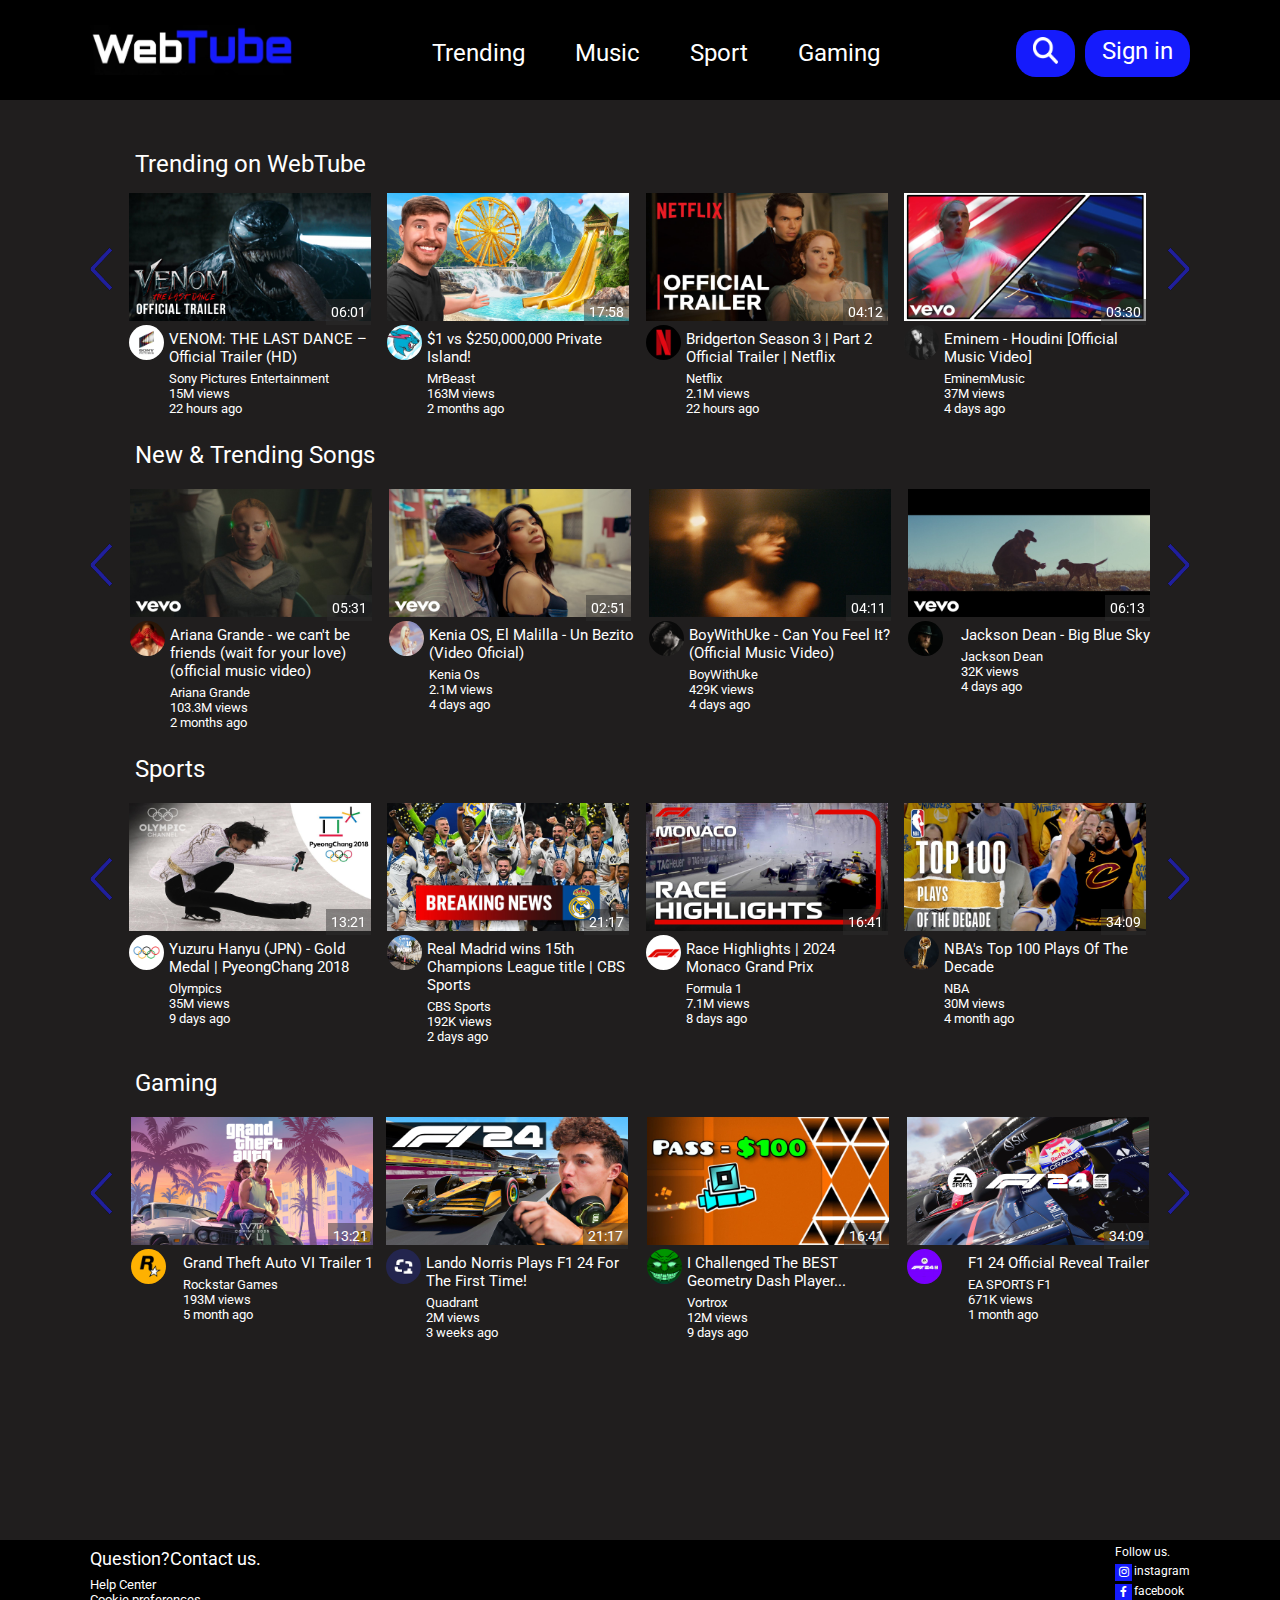
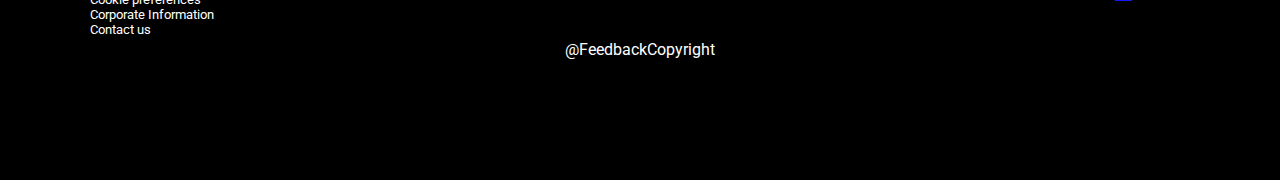
<file: index.html>
<!DOCTYPE html>
<html lang="en">
<head>
    <meta charset="UTF-8">
    <meta http-equiv="X-UA-Compatible" content="IE=edge">
    <meta name="viewport" content="width=device-width, initial-scale=1.0">
    <link rel="preconnect" href="https://fonts.googleapis.com">
<link rel="preconnect" href="https://fonts.gstatic.com" crossorigin>
<link href="https://fonts.googleapis.com/css2?family=Roboto:ital,wght@0,100;0,300;0,400;0,500;0,700;0,900;1,100;1,300;1,400;1,500;1,700;1,900&display=swap" rel="stylesheet">
<link rel="stylesheet" href="https://cdnjs.cloudflare.com/ajax/libs/font-awesome/4.7.0/css/font-awesome.min.css">
<link rel="stylesheet" href="style.css">
<script src="index.js"></script>
    <title>WebTube
    </title>
</head>
<body>
  <header class="header">
    <div class="container">
        <nav class="nav">
        <div class="nav__logo">
    <a href="#!"><img class="logo" src="img/logo.jpg"></a>
            </div>
                <ul class="nav__list" type="none">
                    <li><a href="#!">Trending</a></li>
                    <li><a href="music.html">Music</a></li>
                    <li><a href="#!">Sport</a></li>
                    <li><a href="gaming.html">Gaming</a></li>
                </ul>
            <div class="sun">
            <div class="div__wrapper">
                <a href="#!"><img class="rain" src="img/search-icon.png"></a>
            </div>
            <div class="nav__login"><a href="login.html">Sign in</a></div>
        </div>
                
                
        </nav></div>
    </header>
        <main class="content">
          <p class="ipad">Trending on WebTube</p>
          <ul class="item" type="none">
            <div class="vector_left"><a href="#!"><li><img src="img/left.png"></li></a></div>
            <a href="#!"><li>
                <div class="image-container">
                <img src="img/venom.jpg" class="item_img" mouseover='onMoveImg(this.style);'>
                <div class="overlay-text">06:01</div></div>
                <div class="chanel-description">
                    <img src="img/c2.jpg" class="chanel">
                    <div><p class="item_name">VENOM: THE LAST DANCE – Official Trailer (HD)</p>
                 <p class="item_description">Sony Pictures Entertainment
                    <br>
                    15M views  <br>22 hours ago</p></div></div>
            </li></a>
            <a href="#!"><li>
                <div class="image-container">
                <img src="img/mrbeast1.jpg" class="item_img" mouseover='onMoveImg(this.style);'>
                <div class="overlay-text">17:58</div></div>
                <div class="chanel-description">
                    <img src="img/c3.jpg" class="chanel">
                    <div><p class="item_name">$1 vs $250,000,000 Private Island!</p>
                 <p class="item_description">MrBeast
                    <br>
                    163M views<br>  2 months ago</p></div></div>
            </li></a>
            <a href="select-video.html"><li>
                <div class="image-container">
                <img src="img/bridgerton1.jpg" class="item_img" mouseover='onMoveImg(this.style);'>
                <div class="overlay-text">04:12</div></div>
                <div class="chanel-description">
                    <img src="img/c4.jpg" class="chanel">
                    <div><p class="item_name">
                    Bridgerton Season 3 | Part 2 Official Trailer | Netflix</p>
                 <p class="item_description">Netflix
                    <br>
                    2.1M views  <br>22 hours ago</p></div></div>
            </li></a>
            <a href="#!"><li>
                <div class="image-container">
                <img src="img/eminem1.jpg" class="item_img" mouseover='onMoveImg(this.style);'>
                <div class="overlay-text">03:30</div></div>
                <div class="chanel-description">
                    <img src="img/c5.jpg" class="chanel">
                    <div><p class="item_name">Eminem - Houdini [Official Music Video]</p>
                 <p class="item_description">EminemMusic
                    <br>
                    37M views <br>  4 days ago</p></div></div>
            </li></a>
            <div class="vector_right"><a href="#!"><li><img src="img/right.png"></li></a></div>
        </ul>
            <p class="content__items">New & Trending Songs</p>
            <ul class="item" type="none">
                <div class="vector_left"><a href="#!"><li><img src="img/left.png"></li></a></div>
                <a href="#!"><li>
                    <div class="image-container">
                     <img src="img/m1.jpg" class="item_img">
                     <div class="overlay-text">05:31</div></div>
                     <div class="chanel-description">
                     <img src="img/c1.jpg" class="chanel">
                     <div><p class="item_name">Ariana Grande - we can't be friends (wait for your love) (official music video)</p>
                     <p class="item_description">Ariana Grande <br>
                        103.3M views <br> 2 months ago</p></div></div>
                </li></a>
                <a href="#!"><li>
                    <div class="image-container">
                    <img src="img/m2.jpg" class="item_img">
                    <div class="overlay-text">02:51</div></div>
                    <div class="chanel-description">
                        <img src="img/c6.jpg" class="chanel">
                        <div><p class="item_name">Kenia OS, El Malilla - Un Bezito (Video Oficial)</p>
                    <p class="item_description">Kenia Os <br> 
                    2.1M views <br> 4 days ago</p></div></div>
                </li></a>
                <a href="#!"><li>
                    <div class="image-container">
                    <img src="img/m3.jpg" class="item_img">
                    <div class="overlay-text">04:11</div></div>
                    <div class="chanel-description">
                        <img src="img/c7.jpg" class="chanel">
                        <div><p class="item_name">BoyWithUke - Can You Feel It? (Official Music Video)</p>
                    <p class="item_description">BoyWithUke
                        <br>
                        429K views <br> 4 days ago
                    </p></div></div>
                </li></a>
                <a href="#!"><li>
                    <div class="image-container">
                    <img src="img/m4.jpg" class="item_img">
                    <div class="overlay-text">06:13</div></div>
                    <div class="chanel-description">
                        <img src="img/c8.jpg" class="chanel">
                        <div><p class="item_name">Jackson Dean - Big Blue Sky</p>
                    <p class="item_description">Jackson Dean
                        <br>
                        32K views <br> 4 days ago
                    </p></div></div>
                </li></a>
                <div class="vector_right"><a href="#!"><li><img src="img/right.png"></li></a></div>
          </ul>
          <p class="content__items">Sports</p>
            <ul class="item" type="none">
                <div class="vector_left"><a href="#!"><li><img src="img/left.png"></li></a></div>
                <a href="#!"><li>
                    <div class="image-container">
                     <img src="img/s1.jpg" class="item_img">
                     <div class="overlay-text">13:21</div></div>
                     <div class="chanel-description">
                        <img src="img/c9.jpg" class="chanel">
                        <div><p class="item_name">Yuzuru Hanyu (JPN) - Gold Medal | PyeongChang 2018</p>
                     <p class="item_description">Olympics<br>
                    35M views <br> 9 days ago</p></div></div>
                </li></a>
                <a href="#!"><li>
                    <div class="image-container">
                    <img src="img/s2.jpg" class="item_img">
                    <div class="overlay-text">21:17</div></div>
                    <div class="chanel-description">
                        <img src="img/c10.jpg" class="chanel">
                        <div><p class="item_name">Real Madrid wins 15th Champions League title | CBS Sports</p>
                    <p class="item_description">CBS Sports <br>
                        192K views <br> 2 days ago</p></div></div>
                </li></a>
                <a href="#!"><li>
                    <div class="image-container">
                    <img src="img/s3.jpg" class="item_img">
                    <div class="overlay-text">16:41</div></div>
                    <div class="chanel-description">
                        <img src="img/c11.jpg" class="chanel">
                        <div><p class="item_name">Race Highlights | 2024 Monaco Grand Prix</p>
                    <p class="item_description">Formula 1 <br> 7.1M views  <br>8 days ago</p></div></div>
                </li></a>
                <a href="#!"><li>
                    <div class="image-container">
                    <img src="img/s4.jpg" class="item_img">
                    <div class="overlay-text">34:09</div></div>
                    <div class="chanel-description">
                        <img src="img/c12.jpg" class="chanel">
                        <div><p class="item_name">NBA's Top 100 Plays Of The Decade</p>
                    <p class="item_description">NBA <br> 
                        30M views   <br>4 month ago</p></div></div>
                </li></a>
                <div class="vector_right"><a href="#!"><li><img src="img/right.png"></li></a></div>
          </ul>
          <p class="content__items">Gaming</p>
            <ul class="item" type="none">
                <div class="vector_left"><a href="#!"><li><img src="img/left.png"></li></a></div>
                <a href="#!"><li>
                    <div class="image-container">
                     <img src="img/g1.jpg" class="item_img">
                     <div class="overlay-text">13:21</div></div>
                     <div class="chanel-description">
                        <img src="img/c13.jpg" class="chanel">
                        <div><p class="item_name">Grand Theft Auto VI Trailer 1</p>
                     <p class="item_description">Rockstar Games<br>
                    193M views <br> 5 month ago</p></div></div>
                </li></a>
                <a href="#!"><li>
                    <div class="image-container">
                    <img src="img/g2.jpg" class="item_img">
                    <div class="overlay-text">21:17</div></div>
                    <div class="chanel-description">
                        <img src="img/c14.jpg" class="chanel">
                        <div><p class="item_name">Lando Norris Plays F1 24 For The First Time!</p>
                    <p class="item_description">Quadrant  <br>
                        2M views <br> 3 weeks ago</p></div></div>
                </li></a>
                <a href="#!"><li>
                    <div class="image-container">
                    <img src="img/g3.jpg" class="item_img">
                    <div class="overlay-text">16:41</div></div>
                    <div class="chanel-description">
                        <img src="img/c15.jpg" class="chanel">
                        <div><p class="item_name">I Challenged The BEST Geometry Dash Player...</p>
                    <p class="item_description">Vortrox <br> 12M views  <br>9 days ago</p></div></div>
                </li></a>
                <a href="#!"><li>
                    <div class="image-container">
                    <img src="img/g4.jpg" class="item_img">
                    <div class="overlay-text">34:09</div></div>
                    <div class="chanel-description">
                        <img src="img/c16.jpg" class="chanel">
                        <div><p class="item_name">F1 24 Official Reveal Trailer</p>
                    <p class="item_description">EA SPORTS F1 <br> 
                        671K views   <br>1 month ago</p></div></div>
                </li></a>
                <div class="vector_right"><a href="#!"><li><img src="img/right.png"></li></a></div>
          </ul>
          <div class="rabbit"></div>
          
</main>
<footer class="footer">
    <ul class="footer_contacts" type="none">
<li><div class="contacts">
    <p class="contacts1" >Question?Contact us.</p>
<ul type="none" class="contacts2">
<a href="#!"><li>Help Center</li></a>
<a href="#!"><li>Cookie preferences</li></a>
<a href="https://drive.google.com/uc?id=1bQxZHH8hocJ5li0T26sINh1-GmhQ7GLw&export=download" download><li>Corporate Information</li></a>
<a href="contacts.html"><li>Contact us</li></a>
</ul></div></li><li>
<div class="follow">
    <p class="follow1">Follow us.</p>
    <ul type="none" class="follow2">
   <li>
    <a href="https://www.instagram.com/netflixro/" class="fa fa-instagram"></a><a href="https://www.instagram.com/youtube/"><p>instagram</p></a>
   </li>
   <li>
    <a href="https://www.facebook.com/netflix" class="fa fa-facebook"></a><a href="https://www.facebook.com/groups/YoutubePromotes"><p>facebook</p></a>
   </li>
    </ul>
</div></li></ul>
<center><p class="container" class="coryright">@FeedbackCopyright</p></center>
</footer>
<script src="index.js"></script>
</body>
</html>
</file>
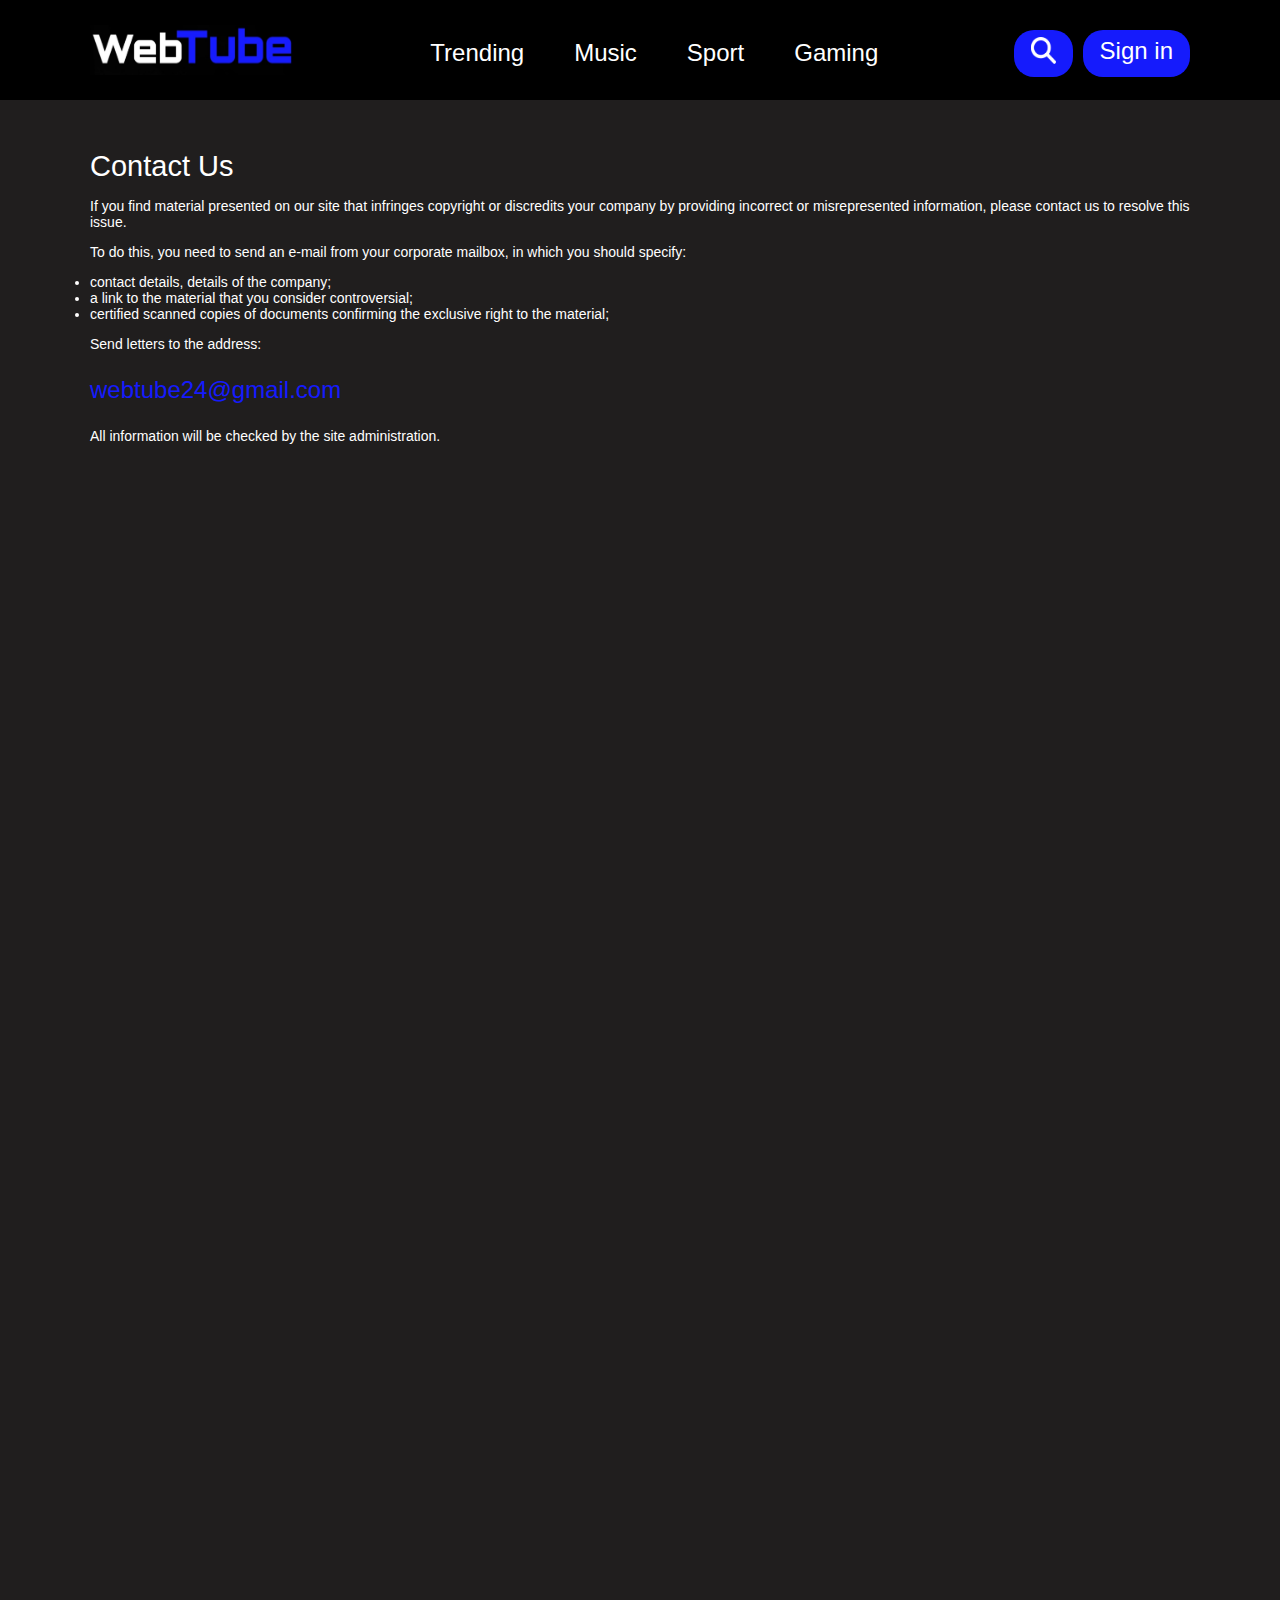
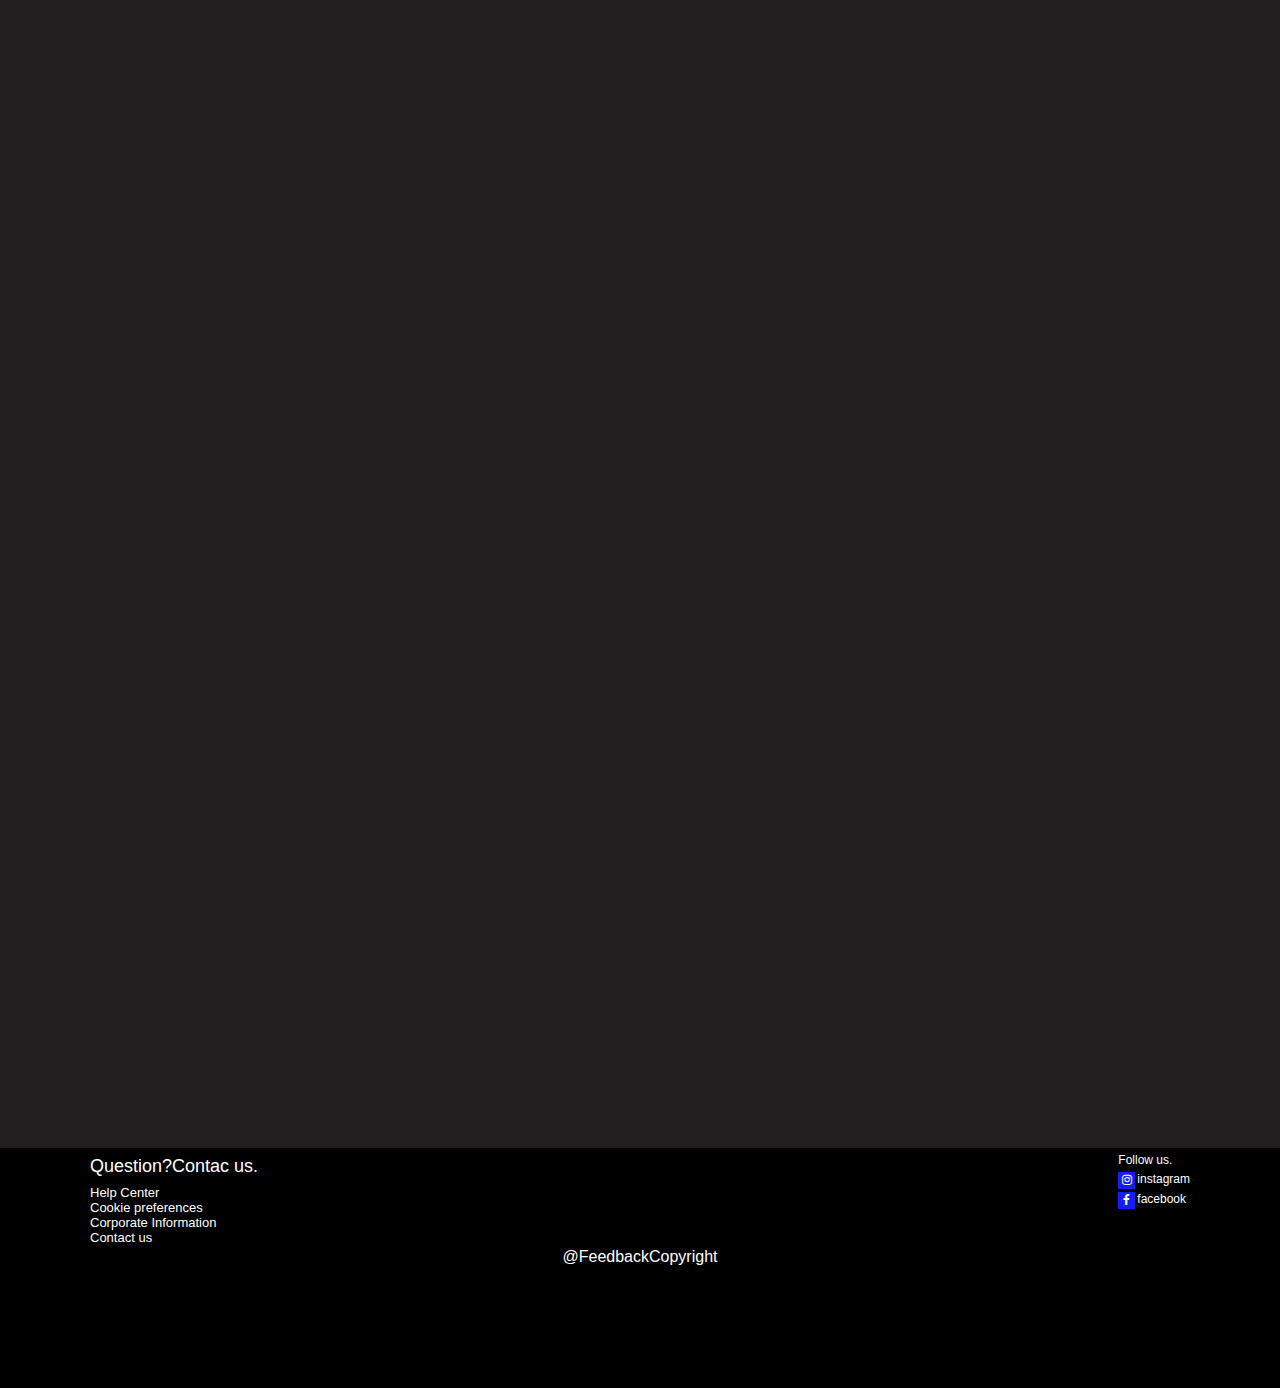
<file: contacts.html>
<!DOCTYPE html>
<html lang="en">
<head>
    <meta charset="UTF-8">
    <meta http-equiv="X-UA-Compatible" content="IE=edge">
    <meta name="viewport" content="width=device-width, initial-scale=1.0">
    <link rel="preconnect" href="https://fonts.googleapis.com">
    <link rel="preconnect" href="https://fonts.gstatic.com" crossorigin>
    <link href="https://fonts.googleapis.com/css2?family=Ropa+Sans&display=swap" rel="stylesheet">
    <link rel="stylesheet" href="https://cdnjs.cloudflare.com/ajax/libs/font-awesome/4.7.0/css/font-awesome.min.css">
    <link rel="stylesheet" href="style.css">
    <title>Contact Us</title>
</head>
<body>
    <header class="header">
        <div class="container">
            <nav class="nav">
            <div class="nav__logo">
        <a href="index.html"><img class="logo" src="img/logo.jpg"></a>
                </div>
                    <ul class="nav__list" type="none">
                        <li><a href="top.html">Trending</a></li>
                        <li><a href="music.html">Music</a></li>
                        <li><a href="sport.html">Sport</a></li>
                        <li><a href="gaming.html">Gaming</a></li>
                    </ul>
                <div class="sun">
                <div class="div__wrapper">
                    <a href="#!"><img class="rain" src="img/search-icon.png"></a>
                </div>
                <div class="nav__login"><a href="login.html">Sign in</a></div>
            </div>   
            </nav></div>
        </header>
        <main class="content">
            <p class="feedback">Contact Us</p>
            <div class="contact_informations">
            <p>If you find material presented on our site that infringes copyright or discredits your company by providing incorrect or misrepresented information, please contact us to resolve this issue.</p>
            <p>To do this, you need to send an e-mail from your corporate mailbox, in which you should specify:</p>
            <ul>
                <li>contact details, details of the company;</li>
                <li>a link to the material that you consider controversial;</li>
                <li>certified scanned copies of documents confirming the exclusive right to the material;</li>
            </ul>
        <p>Send letters to the address:</p> </div>
        <p class="gmail">webtube24@gmail.com</p>
        <p class="contact_informations">All information will be checked by the site administration.</p>
        </main>
        <footer class="footer_con">
            <ul class="footer_contacts" type="none">
        <li><div class="contacts">
            <p class="contacts1" >Question?Contac us.</p>
        <ul type="none" class="contacts2">
        <a href="#!"><li>Help Center</li></a>
        <a href="#!"><li>Cookie preferences</li></a>
        <a href="https://drive.google.com/uc?id=1bQxZHH8hocJ5li0T26sINh1-GmhQ7GLw&export=download" download><li>Corporate Information</li></a>
        <a href="#!"><li>Contact us</li></a>
        </ul></div></li><li>
        <div class="follow">
            <p class="follow1">Follow us.</p>
            <ul type="none" class="follow2">
           <li>
            <a href="https://www.instagram.com/netflixro/" class="fa fa-instagram"></a><a href="https://www.instagram.com/netflixro/"><p>instagram</p></a>
           </li>
           <li>
            <a href="https://www.facebook.com/netflix" class="fa fa-facebook"></a><a href="https://www.facebook.com/netflix"><p>facebook</p></a>
           </li>
            </ul>
        </div></li></ul>
        <center><p class="container" class="coryright">@FeedbackCopyright</p></center>
        </footer>
</body>
</html>
</file>
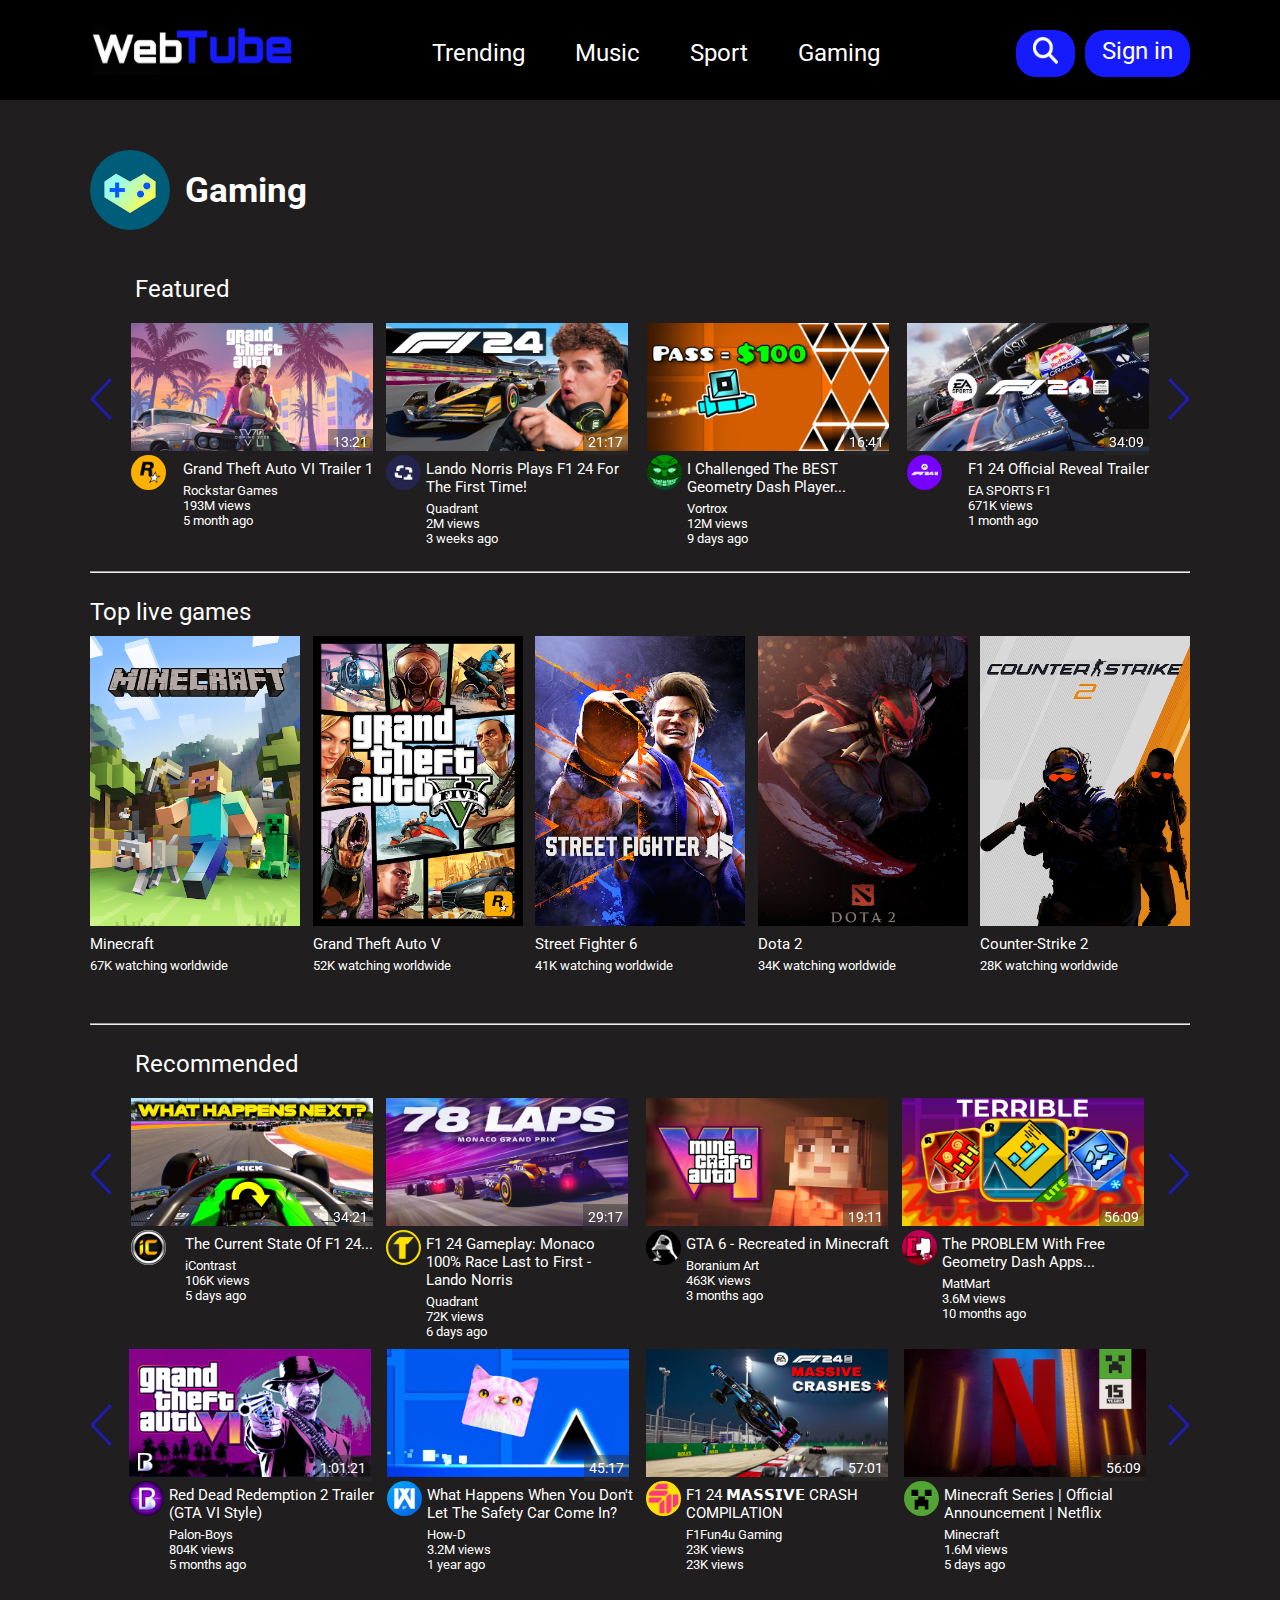
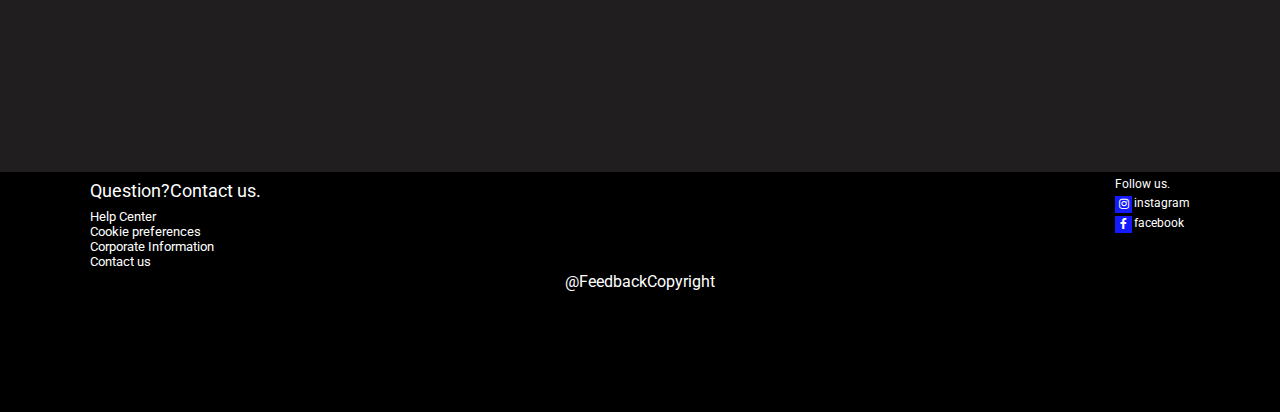
<file: gaming.html>
<!DOCTYPE html>
<html lang="en">
<head>
    <meta charset="UTF-8">
    <meta http-equiv="X-UA-Compatible" content="IE=edge">
    <meta name="viewport" content="width=device-width, initial-scale=1.0">
    <link rel="preconnect" href="https://fonts.googleapis.com">
<link rel="preconnect" href="https://fonts.gstatic.com" crossorigin>
<link href="https://fonts.googleapis.com/css2?family=Roboto:ital,wght@0,100;0,300;0,400;0,500;0,700;0,900;1,100;1,300;1,400;1,500;1,700;1,900&display=swap" rel="stylesheet">
<link rel="stylesheet" href="https://cdnjs.cloudflare.com/ajax/libs/font-awesome/4.7.0/css/font-awesome.min.css">
<link rel="stylesheet" href="style.css">
<script src="index.js"></script>
    <title>WebTube
    </title>
</head>
<body>
  <header class="header">
    <div class="container">
        <nav class="nav">
        <div class="nav__logo">
    <a href="index.html"><img class="logo" src="img/logo.jpg"></a>
            </div>
                <ul class="nav__list" type="none">
                    <li><a href="top.html">Trending</a></li>
                    <li><a href="music.html">Music</a></li>
                    <li><a href="sport.html">Sport</a></li>
                    <li><a href="gaming.html">Gaming</a></li>
                </ul>
            <div class="sun">
            <div class="div__wrapper">
                <a href="#!"><img class="rain" src="img/search-icon.png"></a>
            </div>
            <div class="nav__login"><a href="login.html">Sign in</a></div>
        </div>
                
                
        </nav></div>
    </header>
        <main class="content">
            <div class="gaming-header">
          <img src="img/gaming-icon.jpg" class="icon-g">
          <p class="gaming-denumirea">Gaming</p>
        </div>
        <p class="content__items">Featured</p>
            <ul class="item" type="none">
                <div class="vector_left"><a href="#!"><li><img src="img/left.png"></li></a></div>
                <a href="#!"><li>
                    <div class="image-container">
                     <img src="img/g1.jpg" class="item_img">
                     <div class="overlay-text">13:21</div></div>
                     <div class="chanel-description">
                        <img src="img/c13.jpg" class="chanel">
                        <div><p class="item_name">Grand Theft Auto VI Trailer 1</p>
                     <p class="item_description">Rockstar Games<br>
                    193M views <br> 5 month ago</p></div></div>
                </li></a>
                <a href="#!"><li>
                    <div class="image-container">
                    <img src="img/g2.jpg" class="item_img">
                    <div class="overlay-text">21:17</div></div>
                    <div class="chanel-description">
                        <img src="img/c14.jpg" class="chanel">
                        <div><p class="item_name">Lando Norris Plays F1 24 For The First Time!</p>
                    <p class="item_description">Quadrant  <br>
                        2M views <br> 3 weeks ago</p></div></div>
                </li></a>
                <a href="#!"><li>
                    <div class="image-container">
                    <img src="img/g3.jpg" class="item_img">
                    <div class="overlay-text">16:41</div></div>
                    <div class="chanel-description">
                        <img src="img/c15.jpg" class="chanel">
                        <div><p class="item_name">I Challenged The BEST Geometry Dash Player...</p>
                    <p class="item_description">Vortrox <br> 12M views  <br>9 days ago</p></div></div>
                </li></a>
                <a href="#!"><li>
                    <div class="image-container">
                    <img src="img/g4.jpg" class="item_img">
                    <div class="overlay-text">34:09</div></div>
                    <div class="chanel-description">
                        <img src="img/c16.jpg" class="chanel">
                        <div><p class="item_name">F1 24 Official Reveal Trailer</p>
                    <p class="item_description">EA SPORTS F1 <br> 
                        671K views   <br>1 month ago</p></div></div>
                </li></a>
                <div class="vector_right"><a href="#!"><li><img src="img/right.png"></li></a></div>
          </ul>
          <hr>
          <p class="content__items_gaming">Top live games</p>
          <ul class="item_movies" type="none">
            <a href="#!"><li>
                <img src="img/live1.png" class="item_img_gaming">
                 <p class="item_name">Minecraft</p>
                 <p class="item_description">
                    67K watching worldwide </p>
            </li></a>
            <a href="select-movie.html"><li>
                <img src="img/live2.png" class="item_img_gaming">
                <p class="item_name">Grand Theft Auto V</p>
                <p class="item_description">52K watching worldwide</p>
            </li></a>
            <a href="#!"><li>
                <img src="img/live3.png" class="item_img_gaming">
                <p class="item_name">
                    Street Fighter 6</p>
                <p class="item_description">41K watching worldwide</p>
            </li></a>
            <a href="#!"><li>
                <img src="img/live4.jpg" class="item_img_gaming">
                <p class="item_name">
                    Dota 2</p>
                <p class="item_description">34K watching worldwide</p>
            </li></a>
            <a href="#!"><li>
                <img src="img/live5.jpg" class="item_img_gaming">
                <p class="item_name">
                    Counter-Strike 2</p>
                <p class="item_description">28K watching worldwide</p>
            </li></a>
        </ul>
        <hr>
        <p class="content__items">Recommended</p>
        <ul class="item" type="none">
            <div class="vector_left"><a href="#!"><li><img src="img/left.png"></li></a></div>
            <a href="#!"><li>
                <div class="image-container">
                 <img src="img/g5.jpg" class="item_img">
                 <div class="overlay-text">34:21</div></div>
                 <div class="chanel-description">
                    <img src="img/c17.jpg" class="chanel">
                    <div><p class="item_name">The Current State Of F1 24...</p>
                 <p class="item_description">iContrast<br>
                106K views <br> 5 days ago</p></div></div>
            </li></a>
            <a href="#!"><li>
                <div class="image-container">
                <img src="img/g6.jpg" class="item_img">
                <div class="overlay-text">29:17</div></div>
                <div class="chanel-description">
                    <img src="img/c18.jpg" class="chanel">
                    <div><p class="item_name">F1 24 Gameplay: Monaco 100% Race Last to First - Lando Norris</p>
                <p class="item_description">Quadrant  <br>
                    72K views   <br> 6 days ago</p></div></div>
            </li></a>
            <a href="#!"><li>
                <div class="image-container">
                <img src="img/g7.jpg" class="item_img">
                <div class="overlay-text">19:11</div></div>
                <div class="chanel-description">
                    <img src="img/c19.jpg" class="chanel">
                    <div><p class="item_name">GTA 6 - Recreated in Minecraft</p>
                <p class="item_description">Boranium Art <br> 463K views    <br>3 months ago</p></div></div>
            </li></a>
            <a href="#!"><li>
                <div class="image-container">
                <img src="img/g8.jpg" class="item_img">
                <div class="overlay-text">56:09</div></div>
                <div class="chanel-description">
                    <img src="img/c20.jpg" class="chanel">
                    <div><p class="item_name">The PROBLEM With Free Geometry Dash Apps...</p>
                <p class="item_description">MatMart <br> 
                    3.6M views    <br>10 months ago</p></div></div>
            </li></a>
            <div class="vector_right"><a href="#!"><li><img src="img/right.png"></li></a></div>
      </ul>
      <ul class="item" type="none">
        <div class="vector_left"><a href="#!"><li><img src="img/left.png"></li></a></div>
        <a href="#!"><li>
            <div class="image-container">
             <img src="img/g9.jpg" class="item_img">
             <div class="overlay-text">1:01:21</div></div>
             <div class="chanel-description">
                <img src="img/c21.jpg" class="chanel">
                <div><p class="item_name">Red Dead Redemption 2 Trailer (GTA VI Style)</p>
             <p class="item_description">Palon-Boys<br>
                804K views   <br> 5 months ago</p></div></div>
        </li></a>
        <a href="#!"><li>
            <div class="image-container">
            <img src="img/g10.jpg" class="item_img">
            <div class="overlay-text">45:17</div></div>
            <div class="chanel-description">
                <img src="img/c22.jpg" class="chanel">
                <div><p class="item_name">What Happens When You Don't Let The Safety Car Come In?</p>
            <p class="item_description">How-D  <br> 3.2M views  <br> 1 year ago</p></div></div>
        </li></a>
        <a href="#!"><li>
            <div class="image-container">
            <img src="img/g11.jpg" class="item_img">
            <div class="overlay-text">57:01</div></div>
            <div class="chanel-description">
                <img src="img/c23.jpg" class="chanel">
                <div><p class="item_name">F1 24 𝗠𝗔𝗦𝗦𝗜𝗩𝗘 CRASH COMPILATION</p>
            <p class="item_description">F1Fun4u Gaming <br> 23K views      <br>23K views  </p></div></div>
        </li></a>
        <a href="#!"><li>
            <div class="image-container">
            <img src="img/g12.jpg" class="item_img">
            <div class="overlay-text">56:09</div></div>
            <div class="chanel-description">
                <img src="img/c24.jpg" class="chanel">
                <div><p class="item_name">Minecraft Series | Official Announcement | Netflix</p>
            <p class="item_description">Minecraft <br> 
                1.6M views       <br>5 days ago    </p></div></div>
        </li></a>
        <div class="vector_right"><a href="#!"><li><img src="img/right.png"></li></a></div>
  </ul>
          <div class="rabbit"></div> 
</main>
<footer class="footer">
    <ul class="footer_contacts" type="none">
<li><div class="contacts">
    <p class="contacts1" >Question?Contact us.</p>
<ul type="none" class="contacts2">
<a href="#!"><li>Help Center</li></a>
<a href="#!"><li>Cookie preferences</li></a>
<a href="https://drive.google.com/uc?id=1bQxZHH8hocJ5li0T26sINh1-GmhQ7GLw&export=download" download><li>Corporate Information</li></a>
<a href="contacts.html"><li>Contact us</li></a>
</ul></div></li><li>
<div class="follow">
    <p class="follow1">Follow us.</p>
    <ul type="none" class="follow2">
   <li>
    <a href="https://www.instagram.com/netflixro/" class="fa fa-instagram"></a><a href="https://www.instagram.com/youtube/"><p>instagram</p></a>
   </li>
   <li>
    <a href="https://www.facebook.com/netflix" class="fa fa-facebook"></a><a href="https://www.facebook.com/groups/YoutubePromotes"><p>facebook</p></a>
   </li>
    </ul>
</div></li></ul>
<center><p class="container" class="coryright">@FeedbackCopyright</p></center>
</footer>
<script src="index.js"></script>
</body>
</html>
</file>
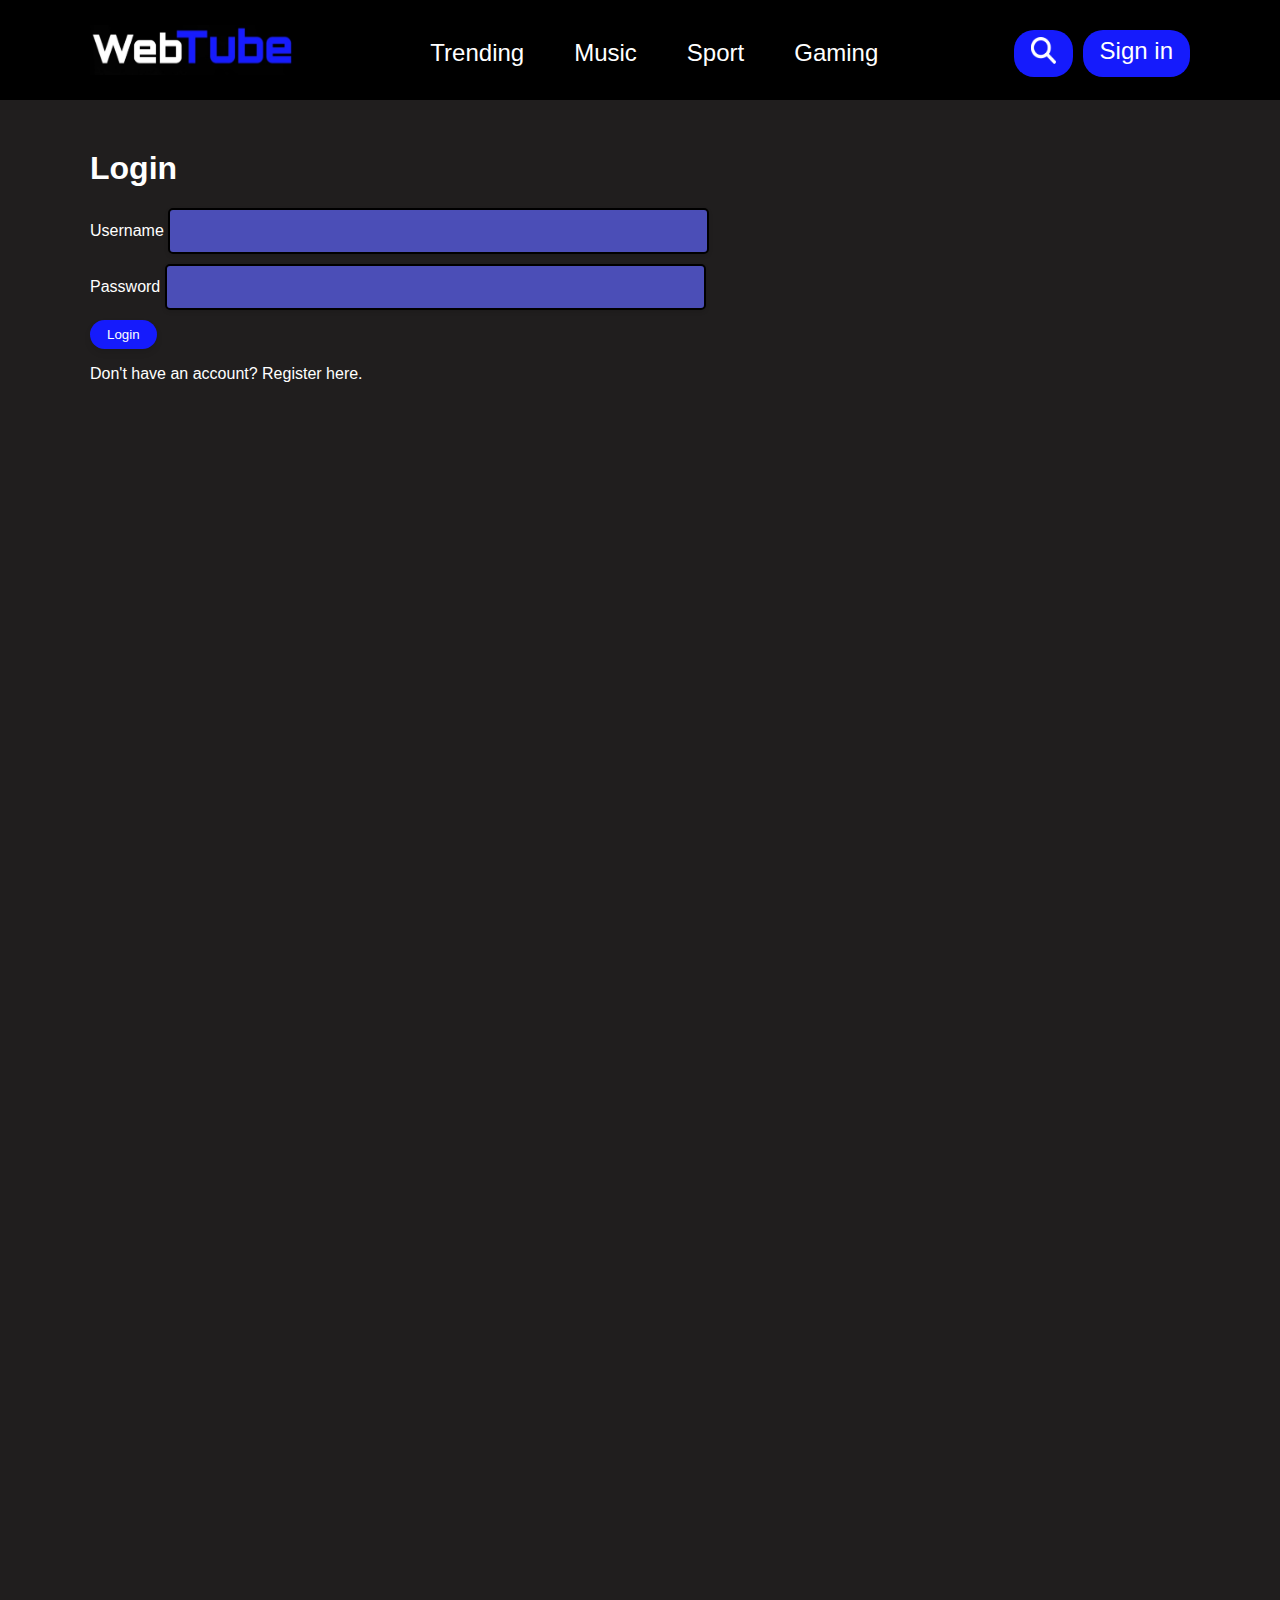
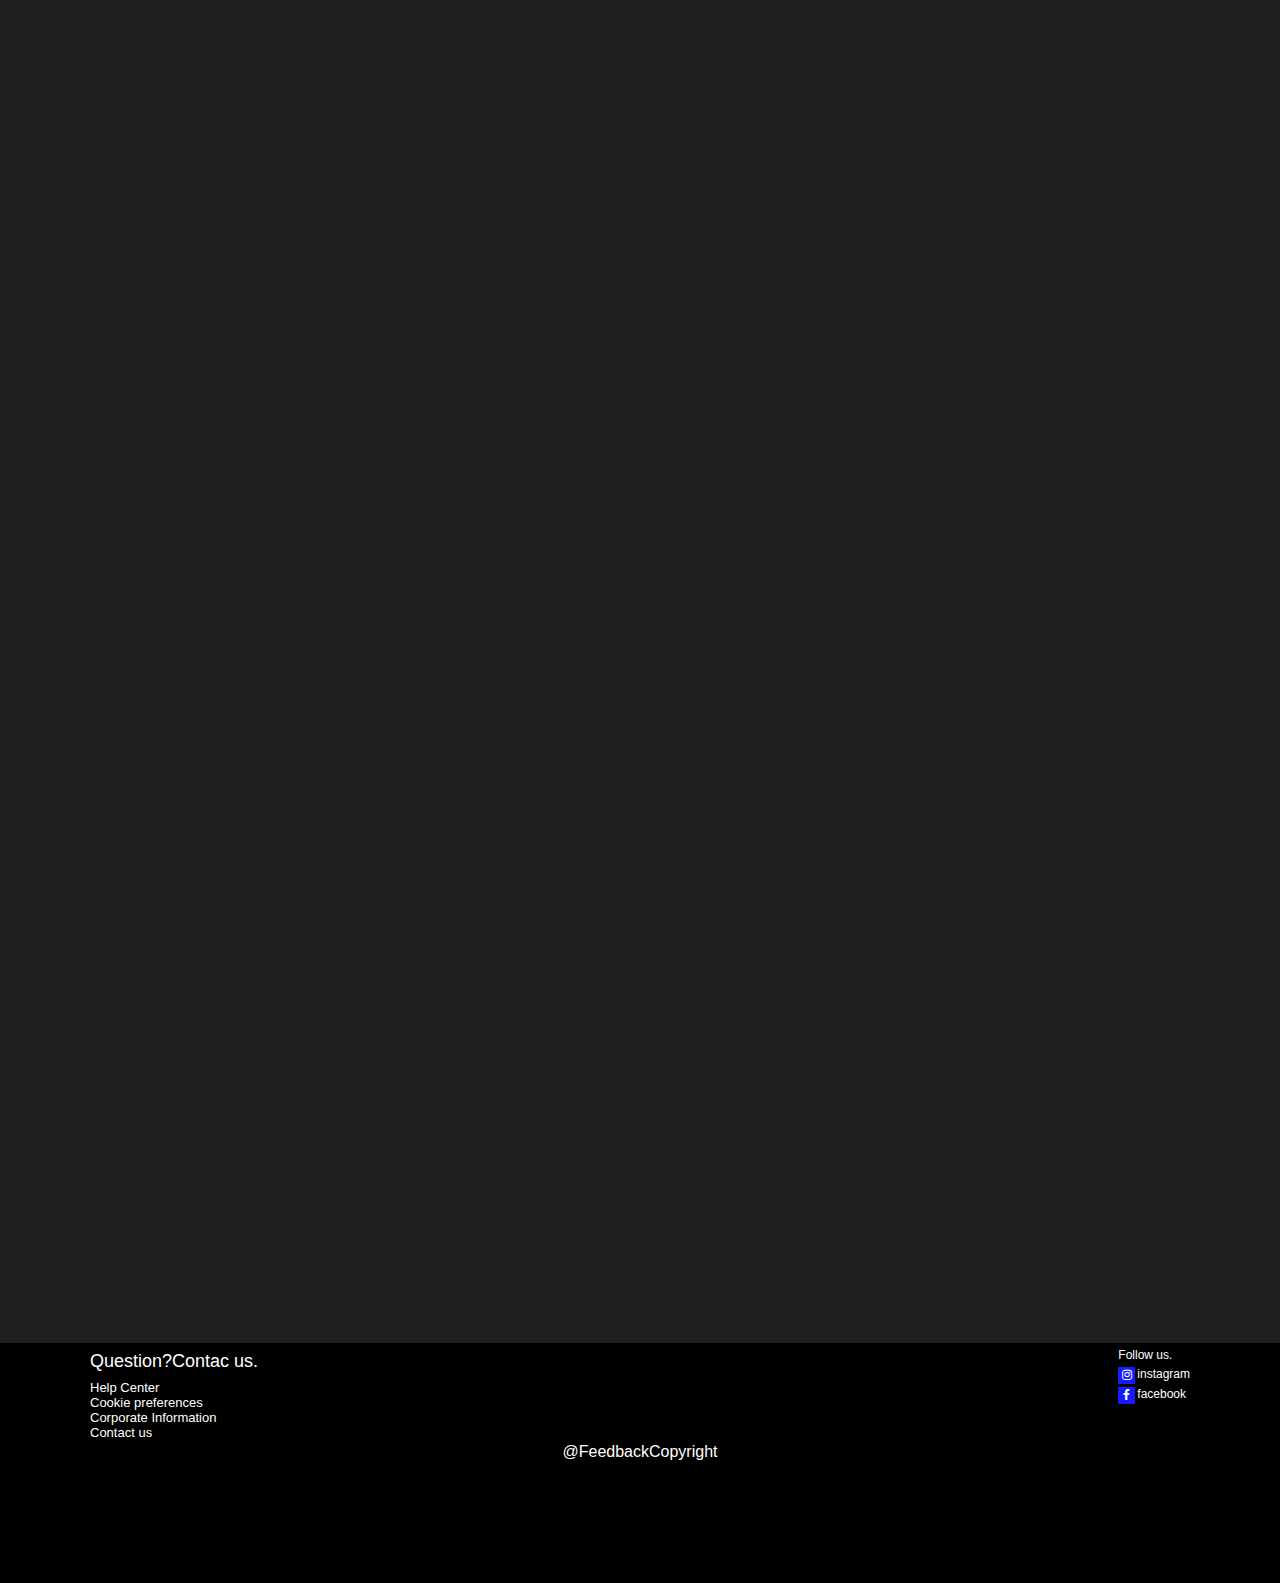
<file: login.html>
<!DOCTYPE html>
<html lang="en">
<head>
    <meta charset="UTF-8">
    <meta http-equiv="X-UA-Compatible" content="IE=edge">
    <meta name="viewport" content="width=device-width, initial-scale=1.0">
    <link rel="preconnect" href="https://fonts.googleapis.com">
    <link rel="preconnect" href="https://fonts.gstatic.com" crossorigin>
    <link href="https://fonts.googleapis.com/css2?family=Ropa+Sans&display=swap" rel="stylesheet">
    <link rel="stylesheet" href="https://cdnjs.cloudflare.com/ajax/libs/font-awesome/4.7.0/css/font-awesome.min.css">
    <link rel="stylesheet" href="style.css">
    <script src="index.js"></script>
    <title>Login</title>
</head>
<body>
    <header class="header">
        <div class="container">
            <nav class="nav">
            <div class="nav__logo">
        <a href="index.html"><img class="logo" src="img/logo.jpg"></a>
                </div>
                    <ul class="nav__list" type="none">
                        <li><a href="top.html">Trending</a></li>
                        <li><a href="music.html">Music</a></li>
                        <li><a href="sport.html">Sport</a></li>
                        <li><a href="gaming.html">Gaming</a></li>
                    </ul>
                <div class="sun">
                <div class="div__wrapper">
                    <a href="#!"><img class="rain" src="img/search-icon.png"></a>
                </div>
                <div class="nav__login"><a href="login.html">Sign in</a></div>
            </div>
                    
                    
            </nav></div>
        </header>
    <main class="content">
        <div class="login-form">
            <h1>Login</h1>
            <form onsubmit="validateForm()" action="login.php" method="post">
                <div>
                    <label for="username">Username</label>
                    <input type="text" id="username" name="username" >
                </div>
                <div>
                    <label for="password">Password</label>
                    <input type="password" id="password" name="password" >
                </div>
                <button type="submit" class="nav__login">Login</button>
            </form>
            <p>Don't have an account? <a href="register.html">Register here</a>.</p>
        </div>
    </main>
    <footer class="footer_login">
        <ul class="footer_contacts" type="none">
    <li><div class="contacts">
        <p class="contacts1" >Question?Contac us.</p>
    <ul type="none" class="contacts2">
    <a href="#!"><li>Help Center</li></a>
    <a href="#!"><li>Cookie preferences</li></a>
    <a href="https://drive.google.com/uc?id=1bQxZHH8hocJ5li0T26sINh1-GmhQ7GLw&export=download" download><li>Corporate Information</li></a>
    <a href="contacts.html"><li>Contact us</li></a>
    </ul></div></li><li>
    <div class="follow">
        <p class="follow1">Follow us.</p>
        <ul type="none" class="follow2">
       <li>
        <a href="https://www.instagram.com/netflixro/" class="fa fa-instagram"></a><a href="https://www.instagram.com/netflixro/"><p>instagram</p></a>
       </li>
       <li>
        <a href="https://www.facebook.com/netflix" class="fa fa-facebook"></a><a href="https://www.facebook.com/netflix"><p>facebook</p></a>
       </li>
        </ul>
    </div></li></ul>
    <center><p class="container" class="coryright">@FeedbackCopyright</p></center>
    </footer>
</body>
</html>
</file>
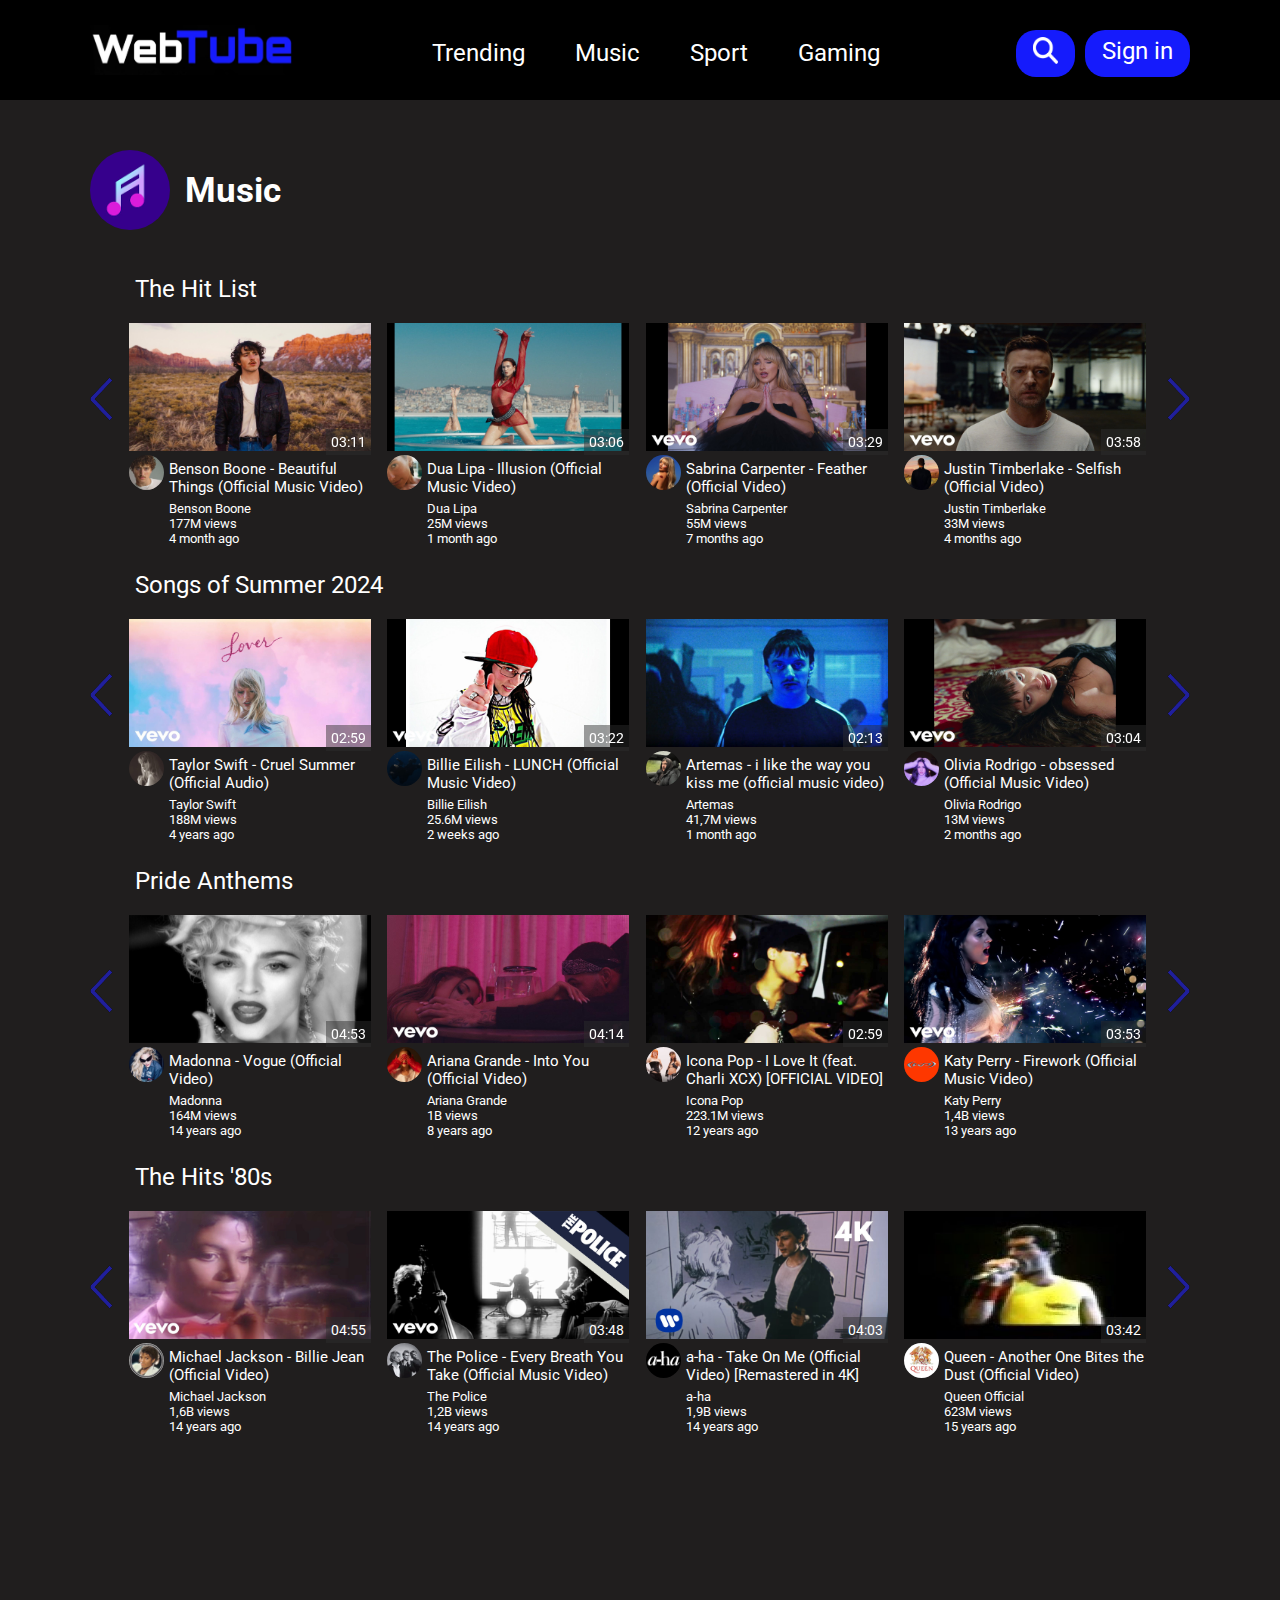
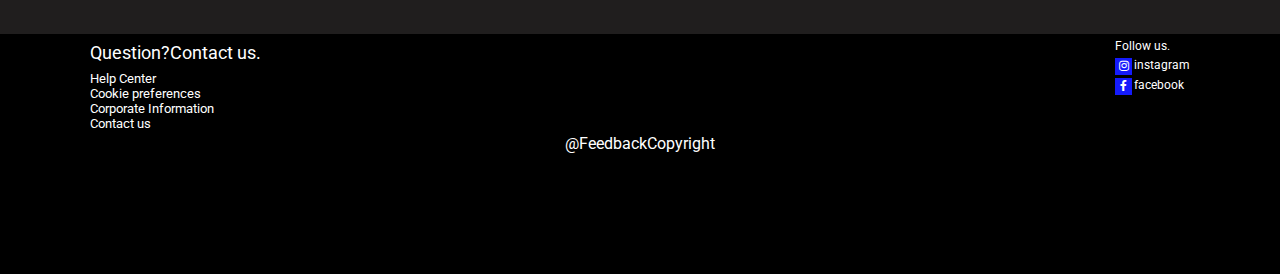
<file: music.html>
<!DOCTYPE html>
<html lang="en">
<head>
    <meta charset="UTF-8">
    <meta http-equiv="X-UA-Compatible" content="IE=edge">
    <meta name="viewport" content="width=device-width, initial-scale=1.0">
    <link rel="preconnect" href="https://fonts.googleapis.com">
<link rel="preconnect" href="https://fonts.gstatic.com" crossorigin>
<link href="https://fonts.googleapis.com/css2?family=Roboto:ital,wght@0,100;0,300;0,400;0,500;0,700;0,900;1,100;1,300;1,400;1,500;1,700;1,900&display=swap" rel="stylesheet">
<link rel="stylesheet" href="https://cdnjs.cloudflare.com/ajax/libs/font-awesome/4.7.0/css/font-awesome.min.css">
<link rel="stylesheet" href="style.css">
<script src="index.js"></script>
    <title>WebTube
    </title>
</head>
<body>
  <header class="header">
    <div class="container">
        <nav class="nav">
        <div class="nav__logo">
    <a href="index.html"><img class="logo" src="img/logo.jpg"></a>
            </div>
                <ul class="nav__list" type="none">
                    <li><a href="top.html">Trending</a></li>
                    <li><a href="music.html">Music</a></li>
                    <li><a href="sport.html">Sport</a></li>
                    <li><a href="gaming.html">Gaming</a></li>
                </ul>
            <div class="sun">
            <div class="div__wrapper">
                <a href="#!"><img class="rain" src="img/search-icon.png"></a>
            </div>
            <div class="nav__login"><a href="login.html">Sign in</a></div>
        </div>
                
                
        </nav></div>
    </header>
        <main class="content">
            <div class="gaming-header">
          <img src="img/music-icon.jpg" class="icon-g">
          <p class="gaming-denumirea">Music</p>
        </div>
        <p class="content__items">The Hit List</p>
          <ul class="item" type="none">
            <div class="vector_left"><a href="#!"><li><img src="img/left.png"></li></a></div>
            <a href="#!"><li>
                <div class="image-container">
                <img src="img/m5.jpg" class="item_img" mouseover='onMoveImg(this.style);'>
                <div class="overlay-text">03:11</div></div>
                <div class="chanel-description">
                    <img src="img/c25.jpg" class="chanel">
                    <div><p class="item_name">Benson Boone - Beautiful Things (Official Music Video)</p>
                 <p class="item_description">Benson Boone
                    <br>
                    177M views  <br>4 month ago</p></div></div>
            </li></a>
            <a href="#!"><li>
                <div class="image-container">
                <img src="img/m6.jpg" class="item_img" mouseover='onMoveImg(this.style);'>
                <div class="overlay-text">03:06</div></div>
                <div class="chanel-description">
                    <img src="img/c26.jpg" class="chanel">
                    <div><p class="item_name">Dua Lipa - Illusion (Official Music Video)</p>
                 <p class="item_description">Dua Lipa
                    <br>
                    25M views<br>  1 month ago</p></div></div>
            </li></a>
            <a href="select-video.html"><li>
                <div class="image-container">
                <img src="img/m7.jpg" class="item_img" mouseover='onMoveImg(this.style);'>
                <div class="overlay-text">03:29</div></div>
                <div class="chanel-description">
                    <img src="img/c27.jpg" class="chanel">
                    <div><p class="item_name">
                        Sabrina Carpenter - Feather (Official Video)</p>
                 <p class="item_description">Sabrina Carpenter
                    <br>
                    55M views  <br>7 months ago</p></div></div>
            </li></a>
            <a href="#!"><li>
                <div class="image-container">
                <img src="img/m8.jpg" class="item_img" mouseover='onMoveImg(this.style);'>
                <div class="overlay-text">03:58</div></div>
                <div class="chanel-description">
                    <img src="img/c28.jpg" class="chanel">
                    <div><p class="item_name">Justin Timberlake - Selfish (Official Video)</p>
                 <p class="item_description">Justin Timberlake
                    <br>
                    33M views <br>  4 months ago</p></div></div>
            </li></a>
            <div class="vector_right"><a href="#!"><li><img src="img/right.png"></li></a></div>
        </ul>
            <p class="content__items">Songs of Summer 2024</p>
            <ul class="item" type="none">
                <div class="vector_left"><a href="#!"><li><img src="img/left.png"></li></a></div>
                <a href="#!"><li>
                    <div class="image-container">
                     <img src="img/m9.jpg" class="item_img">
                     <div class="overlay-text">02:59</div></div>
                     <div class="chanel-description">
                     <img src="img/c29.jpg" class="chanel">
                     <div><p class="item_name">Taylor Swift - Cruel Summer (Official Audio)</p>
                     <p class="item_description">Taylor Swift <br>
                        188M views <br> 4 years ago</p></div></div>
                </li></a>
                <a href="#!"><li>
                    <div class="image-container">
                    <img src="img/m10.jpg" class="item_img">
                    <div class="overlay-text">03:22</div></div>
                    <div class="chanel-description">
                        <img src="img/c30.jpg" class="chanel">
                        <div><p class="item_name">Billie Eilish - LUNCH (Official Music Video)</p>
                    <p class="item_description">Billie Eilish <br> 
                    25.6M views <br> 2 weeks ago</p></div></div>
                </li></a>
                <a href="#!"><li>
                    <div class="image-container">
                    <img src="img/m11.jpg" class="item_img">
                    <div class="overlay-text">02:13</div></div>
                    <div class="chanel-description">
                        <img src="img/c31.jpg" class="chanel">
                        <div><p class="item_name">Artemas - i like the way you kiss me (official music video)</p>
                    <p class="item_description">Artemas
                        <br>
                        41,7M views <br> 1 month ago
                    </p></div></div>
                </li></a>
                <a href="#!"><li>
                    <div class="image-container">
                    <img src="img/m12.jpg" class="item_img">
                    <div class="overlay-text">03:04</div></div>
                    <div class="chanel-description">
                        <img src="img/c32.jpg" class="chanel">
                        <div><p class="item_name">Olivia Rodrigo - obsessed (Official Music Video)</p>
                    <p class="item_description">Olivia Rodrigo
                        <br>
                        13M views <br> 2 months ago
                    </p></div></div>
                </li></a>
                <div class="vector_right"><a href="#!"><li><img src="img/right.png"></li></a></div>
          </ul>
          <p class="content__items">Pride Anthems</p>
            <ul class="item" type="none">
                <div class="vector_left"><a href="#!"><li><img src="img/left.png"></li></a></div>
                <a href="#!"><li>
                    <div class="image-container">
                     <img src="img/m13.jpg" class="item_img">
                     <div class="overlay-text">04:53</div></div>
                     <div class="chanel-description">
                        <img src="img/c33.jpg" class="chanel">
                        <div><p class="item_name">Madonna - Vogue (Official Video)</p>
                     <p class="item_description">Madonna<br>
                    164M views <br> 14 years ago</p></div></div>
                </li></a>
                <a href="#!"><li>
                    <div class="image-container">
                    <img src="img/m14.jpg" class="item_img">
                    <div class="overlay-text">04:14</div></div>
                    <div class="chanel-description">
                        <img src="img/c34.jpg" class="chanel">
                        <div><p class="item_name">Ariana Grande - Into You (Official Video)</p>
                    <p class="item_description">Ariana Grande <br>
                        1B views <br> 8 years ago</p></div></div>
                </li></a>
                <a href="#!"><li>
                    <div class="image-container">
                    <img src="img/m15.jpg" class="item_img">
                    <div class="overlay-text">02:59</div></div>
                    <div class="chanel-description">
                        <img src="img/c35.jpg" class="chanel">
                        <div><p class="item_name">Icona Pop - I Love It (feat. Charli XCX) [OFFICIAL VIDEO]</p>
                    <p class="item_description">Icona Pop <br> 223.1M views  <br>12 years ago</p></div></div>
                </li></a>
                <a href="#!"><li>
                    <div class="image-container">
                    <img src="img/m16.jpg" class="item_img">
                    <div class="overlay-text">03:53</div></div>
                    <div class="chanel-description">
                        <img src="img/c36.jpg" class="chanel">
                        <div><p class="item_name">Katy Perry - Firework (Official Music Video)</p>
                    <p class="item_description">Katy Perry <br> 
                        1,4B views   <br>13 years ago</p></div></div>
                </li></a>
                <div class="vector_right"><a href="#!"><li><img src="img/right.png"></li></a></div>
          </ul>
          <p class="content__items">The Hits '80s</p>
            <ul class="item" type="none">
                <div class="vector_left"><a href="#!"><li><img src="img/left.png"></li></a></div>
                <a href="#!"><li>
                    <div class="image-container">
                     <img src="img/m17.jpg" class="item_img">
                     <div class="overlay-text">04:55</div></div>
                     <div class="chanel-description">
                        <img src="img/c37.jpg" class="chanel">
                        <div><p class="item_name">Michael Jackson - Billie Jean (Official Video)</p>
                     <p class="item_description">Michael Jackson<br>
                    1,6B views <br> 14 years ago</p></div></div>
                </li></a>
                <a href="#!"><li>
                    <div class="image-container">
                    <img src="img/m18.jpg" class="item_img">
                    <div class="overlay-text">03:48</div></div>
                    <div class="chanel-description">
                        <img src="img/c38.jpg" class="chanel">
                        <div><p class="item_name">The Police - Every Breath You Take (Official Music Video)</p>
                    <p class="item_description">The Police  <br>
                        1,2B views <br> 14 years ago</p></div></div>
                </li></a>
                <a href="#!"><li>
                    <div class="image-container">
                    <img src="img/m19.jpg" class="item_img">
                    <div class="overlay-text">04:03</div></div>
                    <div class="chanel-description">
                        <img src="img/c39.jpg" class="chanel">
                        <div><p class="item_name">a-ha - Take On Me (Official Video) [Remastered in 4K]</p>
                    <p class="item_description">a-ha <br> 1,9B views  <br>14 years ago</p></div></div>
                </li></a>
                <a href="#!"><li>
                    <div class="image-container">
                    <img src="img/m20.jpg" class="item_img">
                    <div class="overlay-text">03:42</div></div>
                    <div class="chanel-description">
                        <img src="img/c40.jpg" class="chanel">
                        <div><p class="item_name">Queen - Another One Bites the Dust (Official Video)</p>
                    <p class="item_description">Queen Official <br> 
                        623M views   <br>15 years ago</p></div></div>
                </li></a>
                <div class="vector_right"><a href="#!"><li><img src="img/right.png"></li></a></div>
          </ul>
          <div class="rabbit"></div> 
</main>
<footer class="footer">
    <ul class="footer_contacts" type="none">
<li><div class="contacts">
    <p class="contacts1" >Question?Contact us.</p>
<ul type="none" class="contacts2">
<a href="#!"><li>Help Center</li></a>
<a href="#!"><li>Cookie preferences</li></a>
<a href="https://drive.google.com/uc?id=1bQxZHH8hocJ5li0T26sINh1-GmhQ7GLw&export=download" download><li>Corporate Information</li></a>
<a href="contacts.html"><li>Contact us</li></a>
</ul></div></li><li>
<div class="follow">
    <p class="follow1">Follow us.</p>
    <ul type="none" class="follow2">
   <li>
    <a href="https://www.instagram.com/netflixro/" class="fa fa-instagram"></a><a href="https://www.instagram.com/youtube/"><p>instagram</p></a>
   </li>
   <li>
    <a href="https://www.facebook.com/netflix" class="fa fa-facebook"></a><a href="https://www.facebook.com/groups/YoutubePromotes"><p>facebook</p></a>
   </li>
    </ul>
</div></li></ul>
<center><p class="container" class="coryright">@FeedbackCopyright</p></center>
</footer>
<script src="index.js"></script>
</body>
</html>
</file>
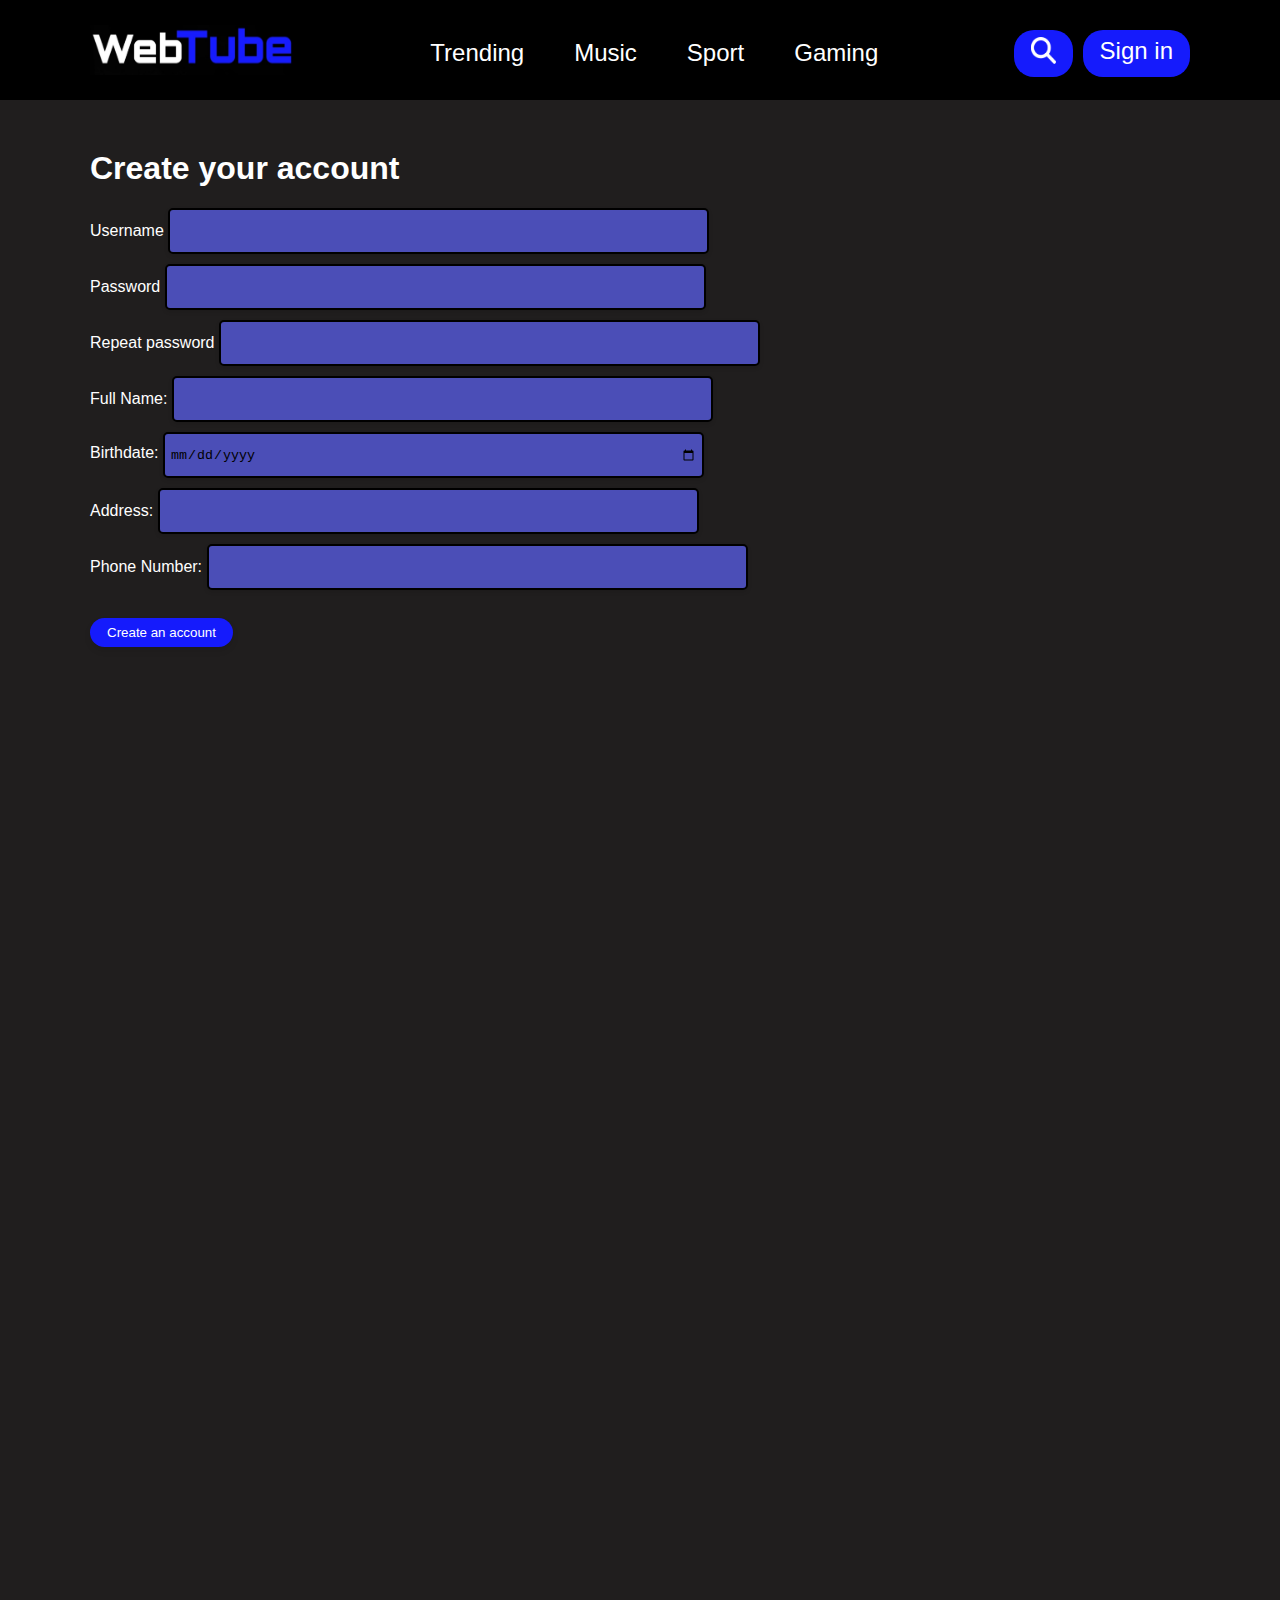
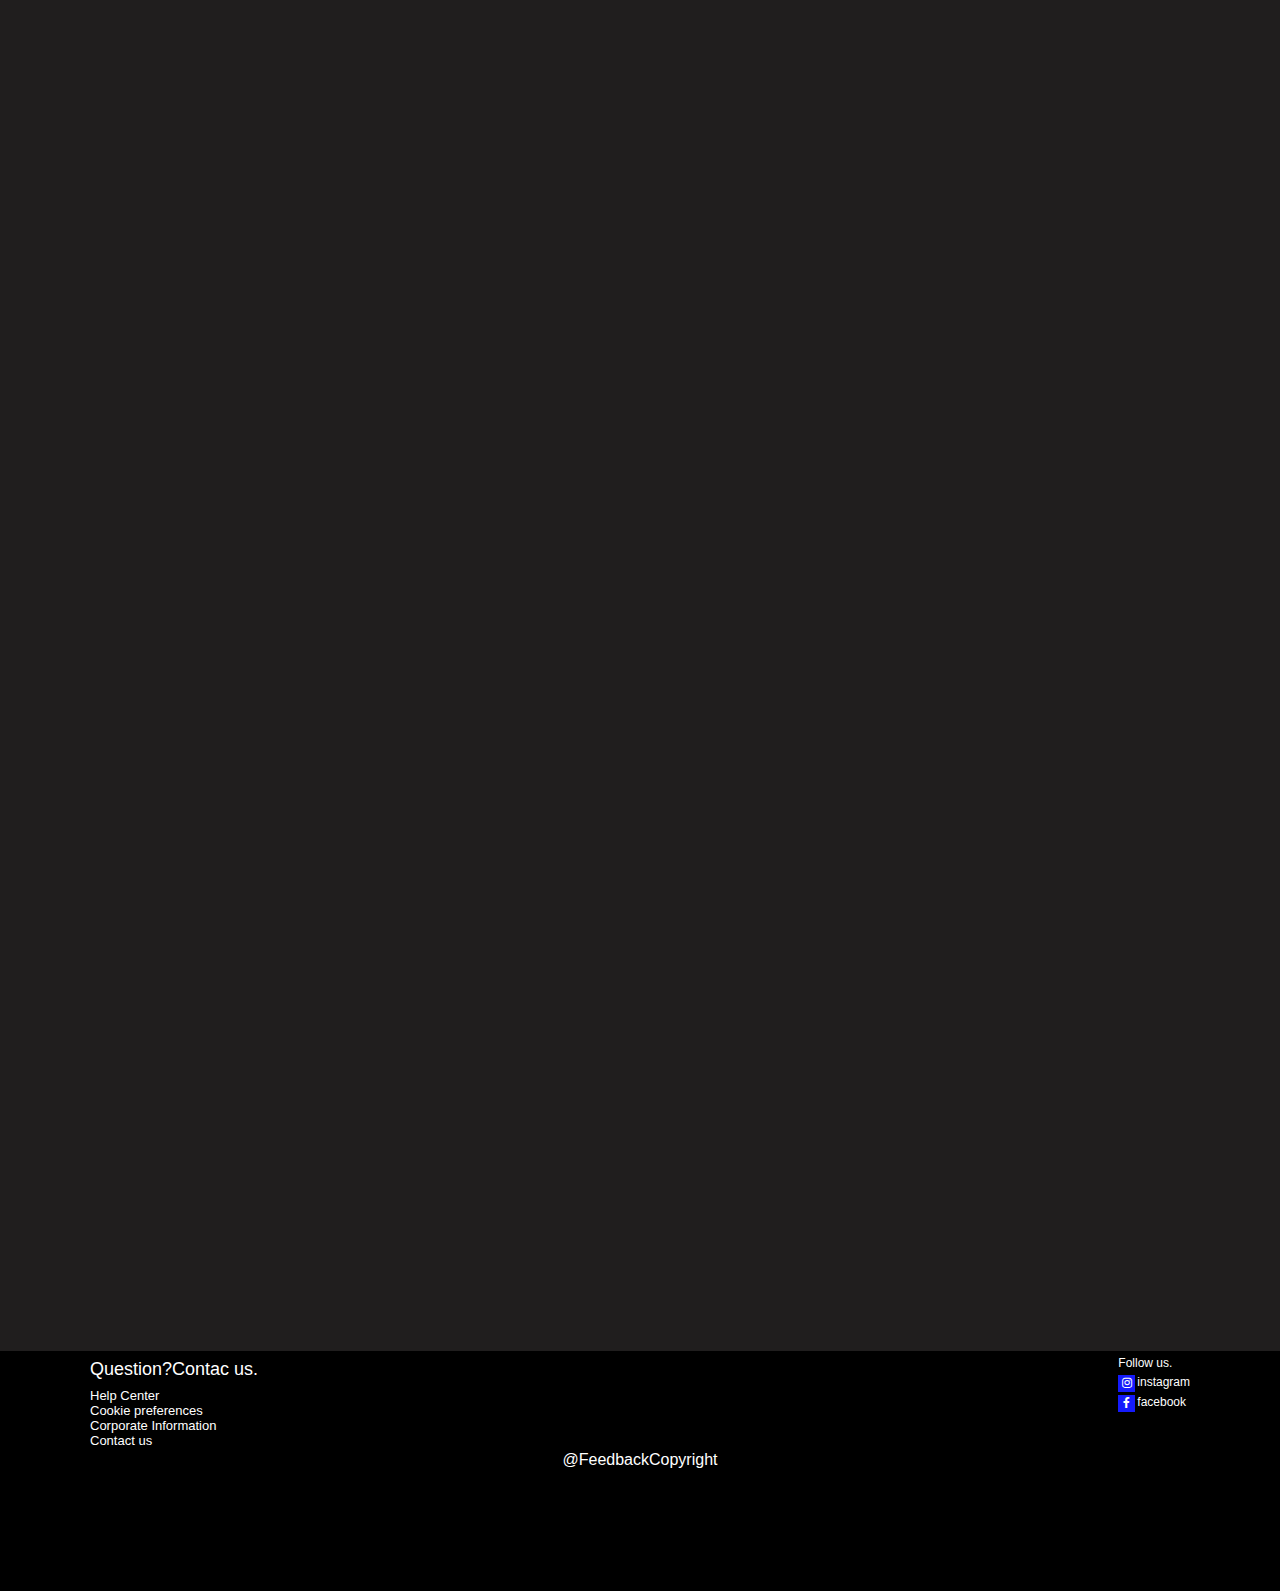
<file: register.html>
<!DOCTYPE html>
<html lang="en">
<head>
    <meta charset="UTF-8">
    <meta http-equiv="X-UA-Compatible" content="IE=edge">
    <meta name="viewport" content="width=device-width, initial-scale=1.0">
    <link rel="preconnect" href="https://fonts.googleapis.com">
    <link rel="preconnect" href="https://fonts.gstatic.com" crossorigin>
    <link href="https://fonts.googleapis.com/css2?family=Ropa+Sans&display=swap" rel="stylesheet">
    <link rel="stylesheet" href="https://cdnjs.cloudflare.com/ajax/libs/font-awesome/4.7.0/css/font-awesome.min.css">
    <link rel="stylesheet" href="style.css">
    <script src="index.js"></script>
    <title>Login</title>
</head>
<body>
    <header class="header">
        <div class="container">
            <nav class="nav">
            <div class="nav__logo">
        <a href="index.html"><img class="logo" src="img/logo.jpg"></a>
                </div>
                    <ul class="nav__list" type="none">
                        <li><a href="top.html">Trending</a></li>
                        <li><a href="music.html">Music</a></li>
                        <li><a href="sport.html">Sport</a></li>
                        <li><a href="gaming.html">Gaming</a></li>
                    </ul>
                <div class="sun">
                <div class="div__wrapper">
                    <a href="#!"><img class="rain" src="img/search-icon.png"></a>
                </div>
                <div class="nav__login"><a href="login.html">Sign in</a></div>
            </div>
                    
                    
            </nav></div>
        </header>
    <main class="content">
        <div class="login-form">
            <h1>Create your account</h1>
            <form action="inregistrarea.php" method="post" onsubmit="validateFormRegister()">
                <div>
                    <label for="username">Username</label>
                    <input type="text" id="username" name="username">
                </div>
                <div>
                    <label for="password">Password</label>
                    <input type="text" id="password" name="password" >
                </div>
                <div>
                    <label for="password2">Repeat password</label>
                    <input type="text" id="password2" name="password2" >
                </div>
                <div>
                    <label for="name">Full Name:</label>
                    <input type="text" id="name" name="name" >
                </div>
                <div>
                <label for="birthdate">Birthdate:</label>
                <input type="date" name="birthdate" required><br>
                </div>
                <div>
                    <label for="address">Address:</label>
                 <input type="text" name="address" required><br>
                    </div>
                    <div>
                    <label for="phone">Phone Number:</label>
                    <input type="text" name="phone" required><br>
                        </div>
                <br>
                <button type="submit" class="nav__login">Create an account</button>
            </form>
        </div>
    </main>
    <footer class="footer_register">
        <ul class="footer_contacts" type="none">
    <li><div class="contacts">
        <p class="contacts1" >Question?Contac us.</p>
    <ul type="none" class="contacts2">
    <a href="#!"><li>Help Center</li></a>
    <a href="#!"><li>Cookie preferences</li></a>
    <a href="https://drive.google.com/uc?id=1bQxZHH8hocJ5li0T26sINh1-GmhQ7GLw&export=download" download><li>Corporate Information</li></a>
    <a href="contacts.html"><li>Contact us</li></a>
    </ul></div></li><li>
    <div class="follow">
        <p class="follow1">Follow us.</p>
        <ul type="none" class="follow2">
       <li>
        <a href="https://www.instagram.com/netflixro/" class="fa fa-instagram"></a><a href="https://www.instagram.com/netflixro/"><p>instagram</p></a>
       </li>
       <li>
        <a href="https://www.facebook.com/netflix" class="fa fa-facebook"></a><a href="https://www.facebook.com/netflix"><p>facebook</p></a>
       </li>
        </ul>
    </div></li></ul>
    <center><p class="container" class="coryright">@FeedbackCopyright</p></center>
    </footer>
</body>
</html>
</file>
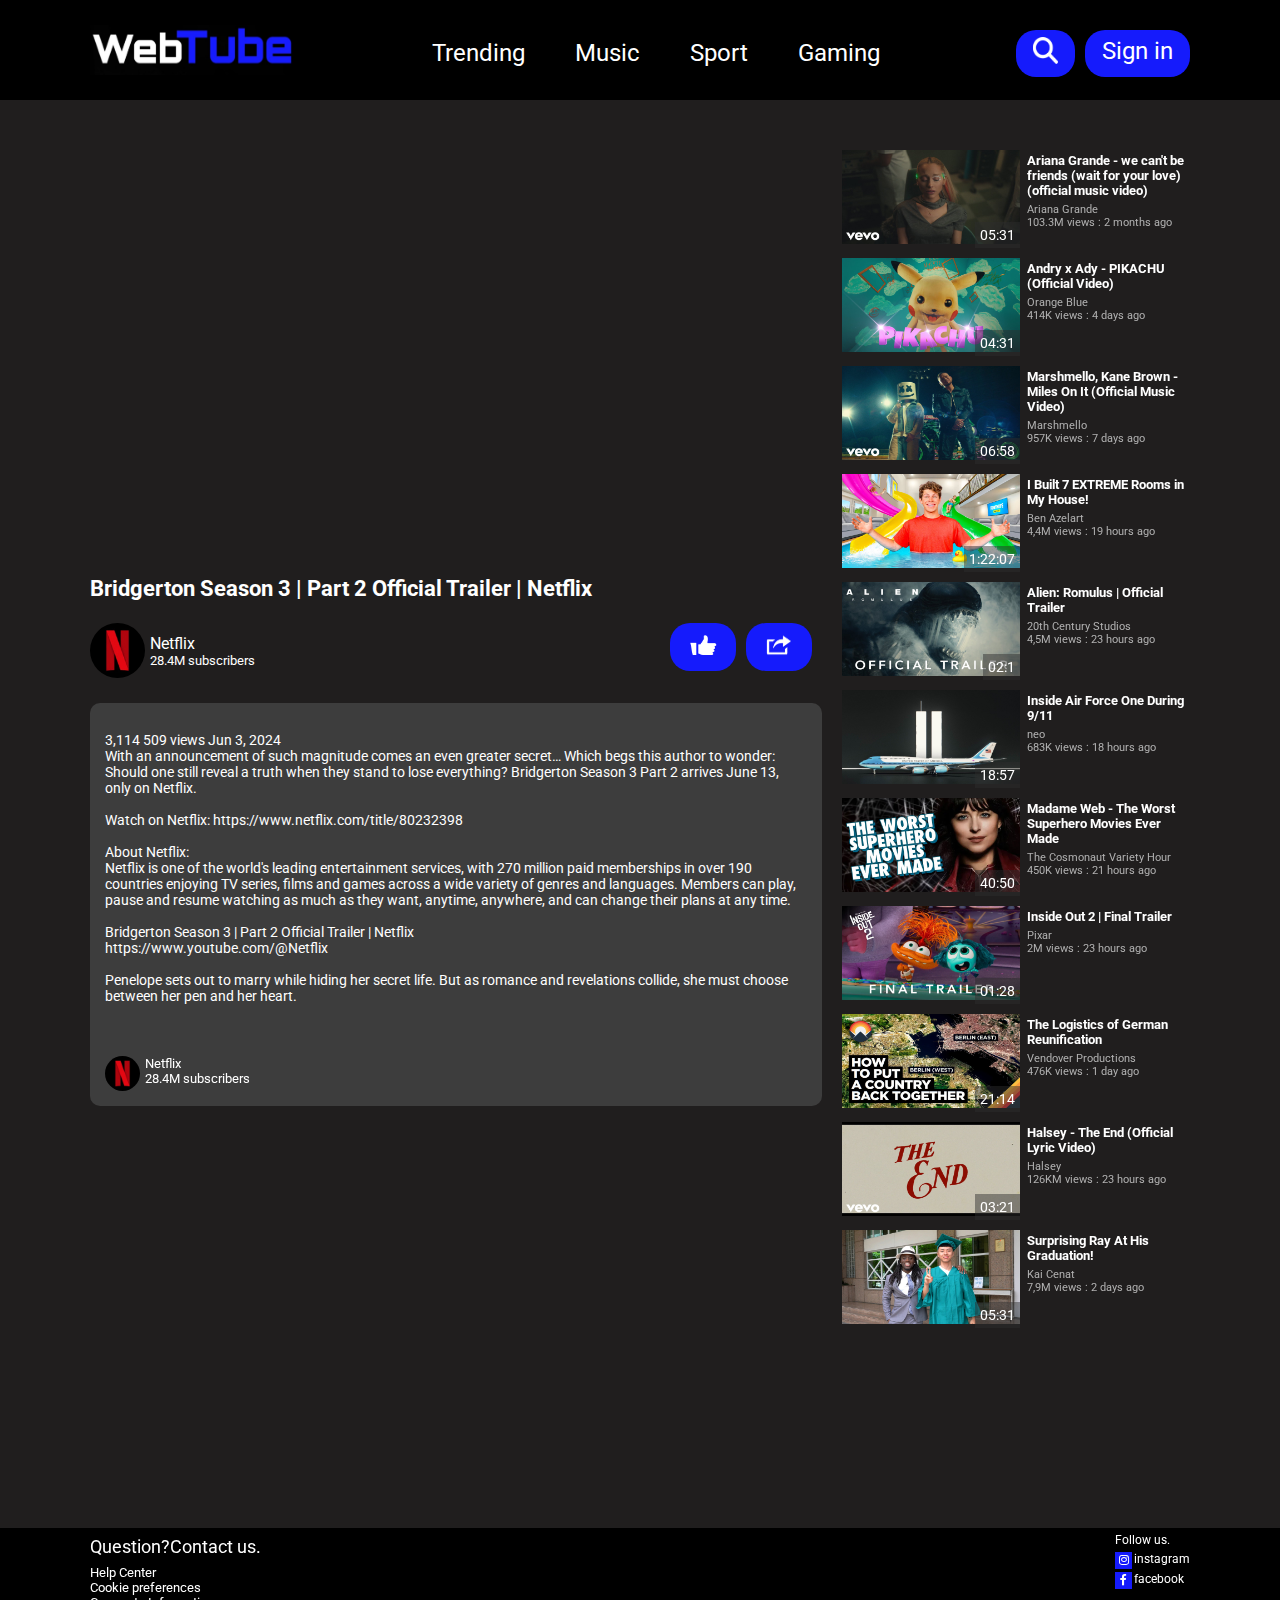
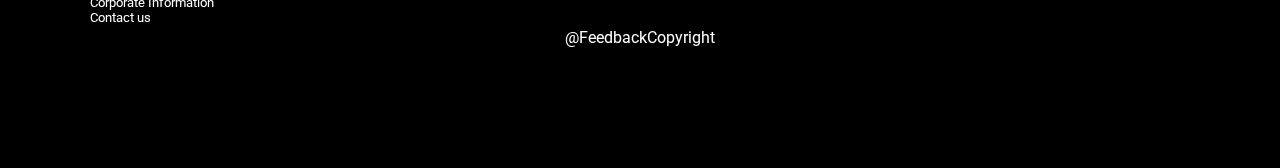
<file: select-video.html>
<!DOCTYPE html>
<html lang="en">
<head>
    <meta charset="UTF-8">
    <meta http-equiv="X-UA-Compatible" content="IE=edge">
    <meta name="viewport" content="width=device-width, initial-scale=1.0">
    <link rel="preconnect" href="https://fonts.googleapis.com">
<link rel="preconnect" href="https://fonts.gstatic.com" crossorigin>
<link href="https://fonts.googleapis.com/css2?family=Roboto:ital,wght@0,100;0,300;0,400;0,500;0,700;0,900;1,100;1,300;1,400;1,500;1,700;1,900&display=swap" rel="stylesheet">
<link rel="stylesheet" href="https://cdnjs.cloudflare.com/ajax/libs/font-awesome/4.7.0/css/font-awesome.min.css">
<link rel="stylesheet" href="style.css">
<script src="index.js"></script>
    <title>WebTube
    </title>
</head>
<body>
  <header class="header">
    <div class="container">
        <nav class="nav">
        <div class="nav__logo">
    <a href="index.html"><img class="logo" src="img/logo.jpg"></a>
            </div>
                <ul class="nav__list" type="none">
                    <li><a href="top.html">Trending</a></li>
                    <li><a href="music.html">Music</a></li>
                    <li><a href="sport.html">Sport</a></li>
                    <li><a href="gaming.html">Gaming</a></li>
                </ul>
            <div class="sun">
            <div class="div__wrapper">
                <a href="#!"><img class="rain" src="img/search-icon.png"></a>
            </div>
            <div class="nav__login"><a href="login.html">Sign in</a></div>
        </div>
                
                
        </nav></div>
    </header>
        <main class="content">
            <div class="all_video_content">
                <div>
            <iframe width="732" height="412" class="video" src="https://www.youtube.com/embed/gBwRga4b1Os?si=PhjZ42w_tmz9e9xl" title="YouTube video player" frameborder="0" allow="accelerometer; autoplay; clipboard-write; encrypted-media; gyroscope; picture-in-picture; web-share" referrerpolicy="strict-origin-when-cross-origin" allowfullscreen></iframe>
            <div class="video_content">
            <p class="denumire_desc">Bridgerton Season 3 | Part 2 Official Trailer | Netflix</p>
          <div class="sub_video">
          <div class="chanel-video">
          <img src="img/c4.jpg" class="chanel2" >
          <div><p class="item_description22">Netflix <br> 
        <p class="item_description">28.4M subscribers <br> </div></div>
            <div class="like-share">
            <div class="div__wrapper">
                <a href="#!"><img class="rain2" src="img/like.png"></a>
            </div>
            <div class="div__wrapper">
                <a href="#!"><img class="rain2" src="img/share.png"></a>
            </div></div></div><div class="video_desc">
            <p class="video_description">3,114 509 views Jun 3, 2024<br>
                With an announcement of such magnitude comes an even greater secret… Which begs this author to wonder: Should one still reveal a truth when they stand to lose everything? Bridgerton Season 3 Part 2 arrives June 13, only on Netflix.<br><br>

                Watch on Netflix: https://www.netflix.com/title/80232398<br><br>
                
                About Netflix:<br>
                Netflix is one of the world's leading entertainment services, with 270 million paid memberships in over 190 countries enjoying TV series, films and games across a wide variety of genres and languages. Members can play, pause and resume watching as much as they want, anytime, anywhere, and can change their plans at any time.<br><br>
                
                Bridgerton Season 3 | Part 2 Official Trailer | Netflix<br>
                https://www.youtube.com/@Netflix<br><br>
                
                Penelope sets out to marry while hiding her secret life. But as romance and revelations collide, she must choose between her pen and her heart. </p><br><br>
                <div class="chanel-video">
                    <img src="img/c4.jpg" class="chanel" >
                    <div><p class="item_description">Netflix <br> 
                  <p class="item_description">28.4M subscribers <br> </div></div></div>
        </div></div>
        <div class="sugestion">
            <a href="#!">
                <div class="slash">
                <div>
                <div class="image-container">
                 <img src="img/m1.jpg" class="item_img2">
                 <div class="overlay-text">05:31</div></div></div>
                 <div class="chanel-description">
                 <div><p class="item_name2">Ariana Grande - we can't be friends (wait for your love) (official music video)</p>
                 <p class="item_description2">Ariana Grande <br>
                    103.3M views : 2 months ago</p></div></div></div>
            </a>
            <a href="#!">
                <div class="slash">
                <div>
                <div class="image-container">
                 <img src="img/v1.jpg" class="item_img2">
                 <div class="overlay-text">04:31</div></div></div>
                 <div class="chanel-description">
                 <div><p class="item_name2">Andry x Ady - PIKACHU (Official Video)</p>
                 <p class="item_description2">Orange Blue <br>
                    414K views : 4 days ago</p></div></div></div>
            </a>
            <a href="#!">
                <div class="slash">
                <div>
                <div class="image-container">
                 <img src="img/v2.jpg" class="item_img2">
                 <div class="overlay-text">06:58</div></div></div>
                 <div class="chanel-description">
                 <div><p class="item_name2">Marshmello, Kane Brown - Miles On It (Official Music Video)</p>
                 <p class="item_description2">Marshmello <br>
                    957K views : 7 days ago</p></div></div></div>
            </a>
            <a href="#!">
                <div class="slash">
                <div>
                <div class="image-container">
                 <img src="img/v3.jpg" class="item_img2">
                 <div class="overlay-text">1:22:07</div></div></div>
                 <div class="chanel-description">
                 <div><p class="item_name2">I Built 7 EXTREME Rooms in My House!</p>
                 <p class="item_description2">Ben Azelart<br>
                    4,4M views : 19 hours ago</p></div></div></div>
            </a>
            <a href="#!">
                <div class="slash">
                <div>
                <div class="image-container">
                 <img src="img/v4.jpg" class="item_img2">
                 <div class="overlay-text">02:1</div></div></div>
                 <div class="chanel-description">
                 <div><p class="item_name2">Alien: Romulus | Official Trailer</p>
                 <p class="item_description2">20th Century Studios <br>
                    4,5M views : 23 hours ago</p></div></div></div>
            </a>
            <a href="#!">
                <div class="slash">
                <div>
                <div class="image-container">
                 <img src="img/v5.jpg" class="item_img2">
                 <div class="overlay-text">18:57</div></div></div>
                 <div class="chanel-description">
                 <div><p class="item_name2">Inside Air Force One During 9/11</p>
                 <p class="item_description2">neo <br>
                    683K views : 18 hours ago</p></div></div></div>
            </a>
            <a href="#!">
                <div class="slash">
                <div>
                <div class="image-container">
                 <img src="img/v6.jpg" class="item_img2">
                 <div class="overlay-text">40:50</div></div></div>
                 <div class="chanel-description">
                 <div><p class="item_name2">Madame Web - The Worst Superhero Movies Ever Made</p>
                 <p class="item_description2">The Cosmonaut Variety Hour <br>
                    450K views : 21 hours ago</p></div></div></div>
            </a>
            <a href="#!">
                <div class="slash">
                <div>
                <div class="image-container">
                 <img src="img/v7.jpg" class="item_img2">
                 <div class="overlay-text">01:28</div></div></div>
                 <div class="chanel-description">
                 <div><p class="item_name2">Inside Out 2 | Final Trailer</p>
                 <p class="item_description2">Pixar <br>
                    2M views : 23 hours ago</p></div></div></div>
            </a>
            <a href="#!">
                <div class="slash">
                <div>
                <div class="image-container">
                 <img src="img/v8.jpg" class="item_img2">
                 <div class="overlay-text">21:14</div></div></div>
                 <div class="chanel-description">
                 <div><p class="item_name2">The Logistics of German Reunification</p>
                 <p class="item_description2">Vendover Productions <br>
                    476K views : 1 day ago</p></div></div></div>
            </a>
            <a href="#!">
                <div class="slash">
                <div>
                <div class="image-container">
                 <img src="img/v9.jpg" class="item_img2">
                 <div class="overlay-text">03:21</div></div></div>
                 <div class="chanel-description">
                 <div><p class="item_name2">Halsey - The End (Official Lyric Video)</p>
                 <p class="item_description2">Halsey <br>
                    126KM views : 23 hours ago</p></div></div></div>
            </a>
            <a href="#!">
                <div class="slash">
                <div>
                <div class="image-container">
                 <img src="img/v10.jpg" class="item_img2">
                 <div class="overlay-text">05:31</div></div></div>
                 <div class="chanel-description">
                 <div><p class="item_name2">Surprising Ray At His Graduation!</p>
                 <p class="item_description2">Kai Cenat <br>
                    7,9M views : 2 days ago</p></div></div></div>
            </a>
        </div>
        </div>
            <div class="rabbit"></div> 
</main>
<footer class="footer">
    <ul class="footer_contacts" type="none">
<li><div class="contacts">
    <p class="contacts1" >Question?Contact us.</p>
<ul type="none" class="contacts2">
<a href="#!"><li>Help Center</li></a>
<a href="#!"><li>Cookie preferences</li></a>
<a href="https://drive.google.com/uc?id=1bQxZHH8hocJ5li0T26sINh1-GmhQ7GLw&export=download" download><li>Corporate Information</li></a>
<a href="contacts.html"><li>Contact us</li></a>
</ul></div></li><li>
<div class="follow">
    <p class="follow1">Follow us.</p>
    <ul type="none" class="follow2">
   <li>
    <a href="https://www.instagram.com/netflixro/" class="fa fa-instagram"></a><a href="https://www.instagram.com/youtube/"><p>instagram</p></a>
   </li>
   <li>
    <a href="https://www.facebook.com/netflix" class="fa fa-facebook"></a><a href="https://www.facebook.com/groups/YoutubePromotes"><p>facebook</p></a>
   </li>
    </ul>
</div></li></ul>
<center><p class="container" class="coryright">@FeedbackCopyright</p></center>
</footer>
<script src="index.js"></script>
</body>
</html>
</file>
<file: style.css>
:root{
    --container-width: 1100px;
    --container-padding: 15px;
}
body{
    font-family: "Roboto", sans-serif;
    background-color: #201E1E;
    color:white;
    margin: 0;
}
.container{
    max-width: var(--container-width);
    padding: 0 var(--container-padding);
    margin: 0 auto;
}
/* Header */
.header{
    min-height: 100px;
    background-color: black;
    min-width:100% ;
    position: fixed;
    top: 0px;
}
/*Navigation*/
.logo{
    height: 50px;
    width: 205px;
}
.nav{
 display: flex;
 justify-content: space-between;
 column-gap: 80px;
 align-items: center;
padding-top: 25px;
}
.header a{
    color: white;
    text-decoration: none;
    font-size: 24px;
}
.nav__list {
    display: flex;
    text-decoration: none;
    color: #fff;
    column-gap: 50px;
}

.nav__list a.active,
.nav__list a:hover {
    color: #151bfc;
    transition: .3s ease;
}

.nav__list {
    font-size: 18px;
}

.nav__list a {
    position: relative;
}

.nav__list a:before {
    content: '';
    position: absolute;
    width: 100%;
    height: 2px;
    bottom: 0;
    left: 0;
    background-color: transparent;
    visibility: hidden;
    transform: scaleX(0);
    transition: all 0.3s ease-in-out;
}

.nav__list a:hover:before,
.nav__list a.active:before {
    visibility: visible;
    transform: scaleX(1);
    background-color: #151bfc;
}

.nav__functions{
    display: flex;
    column-gap: 10px;
    text-decoration: none;
}

.nav__login {
    background: #151bfc;
    border-radius: 20px;
    color: white;
    padding: 5px 15px;
    text-decoration: none;
    border: 2px solid transparent;
    transition: all 0.3s ease;
    box-shadow: 0px 4px 6px rgba(0, 0, 0, 0.1);
}

.nav__login:hover {
    transform: translateY(-4px);
    box-shadow: 0px 6px 8px rgba(0, 0, 0, 0.2);
    border-color: #151bfc;
}
.div__wrapper {
    display: inline-block;
}
.div__wrapper a {
    display: block;
    background: #151bfc;
    border-radius: 20px;
    color: white;
    margin-right: 10px;
    padding: 5px 15px; 
    text-decoration: none;
    border: 2px solid transparent;
    transition: all 0.3s ease;
}

.div__wrapper a:hover {
    transform: translateY(-4px);
    border-color: #151bfc;
}

.rain{
    height: 27px;
    width: 25px;;
}
.rain2{
    height: 30px;
    width: 32px;;
}
/*Content*/
.content{
    max-width: var(--container-width);
    padding: 0 var(--container-padding);
    margin: 0 auto;
}
.content__items{
    font-size: 24px;
    color: white;
    margin-top: 25px;
    margin-bottom: 10px;
    margin-left: 45px;
}
.content a:active,
.content a:hover{
    color:#151bfc;
    transition: .3s ease;
}
.item{
display: flex;
justify-content: space-between;
}
.item_img{
    margin-top: 10px;
    width: 242px;
    height: 128px;
}
.item_name{
font-size: 15px;
max-width: 207px;
margin-top: 5px;
margin-bottom: 5px;
}
.item_description{
font-size: 13px;
max-width: 207px;
margin-bottom:10px;
margin-top:0px;
}
.chanel{
    border-radius: 50%;
    height: 35px;
    width: 35px;
    margin-right: 5px;
}
.image-container {
    position: relative;
    display: inline-block; 
}
.overlay-text {
    position: absolute;
    font-size:14px;
    bottom: 0;
    right: 0;
    background-color: #2e2c2c77;
    color: white;
    padding: 5px;
}
.chanel-description{
    display: flex;
    justify-content: space-between;
}
.container_for_vector{
    max-width: 20px;
}
.vector_left{
    margin-left: 0;
    margin-right:5px;
    margin-top:64px;
}
.vector_right{
    margin-right: 0;
    margin-left:5px;
    margin-top:64px;
}
.vector_left a:active,
.vector_left img:hover,
.vector_right a:active,
.vector_right img:hover{
    -webkit-transform: scale(1.2);
    -ms-transform: scale(1.2);
    transform: scale(1.2);
    transition: 0.2s ease;
}

.item li{
    padding:0;
}
ul{
    padding: 0;
    margin: 0;
}
.item a{
    color: white;
    text-decoration: none;
}
.item a.hover{
    transition: opacity .2s ease;
}
.des-title{
    margin-top: 200px;
    margin-bottom:5px;
    font-size: 18px;
    min-width: 800px;
}
.des-description{
    margin-bottom: 15px;
    margin-top: 0;
    font-size: 13px;
    min-width: 750px;
}
.rabbit{
    margin-bottom: 200px;
}
.sun{
    display: flex;
    justify-content: space-between;
}
/*footer*/
.footer{
    min-height: 240px;
    background-color: black;
    min-width: 815px;
}
.footer_login{
    min-height: 240px;
    background-color: black;
    min-width: 815px;
    margin-top: 200%;
}
.footer_register{
    min-height: 240px;
    background-color: black;
    min-width: 815px;
    margin-top: 180%;
}
.footer_con{
    min-height: 240px;
    background-color: black;
    min-width: 815px;
    margin-top: 180%;
}
.contacts1{
    margin-bottom:8px;
    margin-top:8px;
    font-size: 18px;
}
.contacts2{
    font-size: 13px;
    margin-top:3px;
    margin-bottom:3px;
}
.contacts2 a{
    text-decoration: none;
    color:#fff;
}
.contacts2 a:active,
.contacts2 a:hover{
    transition: .3s ease;
    color:#151bfc;
}
.follow{
    font-size: 12px;
}
.follow1{
margin-top: 5px;
margin-bottom: 5px;
}
.follow li{
    display: flex;
    margin:0;
}
.fa {
  padding: 2px;
  font-size: 12px;
  width: 13px;
  height: 13px;
  text-align: center;
  text-decoration: none;
}
.fa-instagram {
    background: #151bfc;
    color: white;
}
.fa-facebook {
    background: #151bfc;
    color: white;
}
.footer_contacts{
    max-width: var(--container-width);
    padding: 0 var(--container-padding);
    margin: 0 auto;
    display: flex;
    justify-content: space-between;
}
.follow2 p{
    margin-left: 2px;
    margin-right:0;
    margin-top: 0px;
    margin-bottom:0;
}
.follow2 li{
    margin-bottom: 3px;
}
.follow2 a{
    color: #fff;
    text-decoration: none;
}
.follow2 a:active,
.follow2 a:hover{
    transition: .3s ease;
    color:#151bfc;
}
.copyright{
    font-size: 3px;
}
/*footer END*/
/*content*/
.direction{
    font-size:13px;
    margin-top: 150px;
    margin-bottom: 5px;
}
.series_name{
    font-size: 30px;
    margin-bottom:5px;
    margin-top: 0;
}
.series_photo{
    width:334;
    height: 192px;
    margin-bottom:5px;
}
.year_country{
    font-size: 18px;
    margin-top: 0;
    margin-left: 20px;
    margin-bottom: 20px;
}
.genre_informations{
    font-size: 14px;
    width: 373px;
    margin-left: 20px;
    margin-top:0;
}
.description_series{
    display: flex;
}
.description{
    font-size: 16px;
    width: 589px;
}
.buttons{
    display: flex;
    column-gap: 25px;
}
.button{
width: 115px;
height: 25px;
background: #6A1F9D;
border-radius: 10px;
text-align: center;
padding-top:3px;
margin-top:10px;
margin-bottom:20px;
}
.button a:active,
.button a:hover{
    color: #fff;
    text-decoration:underline;
    transition: .2s ease;
}
.button_next{
    width: 115px;
    height: 25px;
    background: #6A1F9D;
    border-radius: 10px;
    text-align: center;
    padding-top:3px;
    transition: 1s ease
}
.button_next a:active,
.button_next img:hover
{
    -webkit-transform: scale(1.2);
    -ms-transform: scale(1.2);
    transform: scale(1.2);
    transition: 0.2s ease;
}
a{
    color: #fff;
    text-decoration: none;
}
.episodes1{
    display: flex;
    justify-content: space-between;
}
.epi_img{
    width: 241px;
    height: 130px;
    margin-bottom:5px;
    margin-top:0;
}
.epi_name{
    font-size: 16px;
    margin-top:0;
    margin-bottom:35px;
}
.arrow{
    width: 30px;
}
.bottom_description{
    display: flex;
    column-gap: 20px;
    margin-top:100px;
    margin-bottom:30px;
    min-width: 600px;
}
.bottom_img{
    width: 125px;
    height: 192px;
}
.bottom_desc{
    margin-top:0px;
    font-size: 14px;
    max-width: 600px;
    min-width: 600px;
}
/*pagina select_video*/
.video{
    margin: 0px;
    margin-top: 150px;
}
.chanel-video{
    display: flex;
}
.denumire_desc{
    font-size: 22px;
    margin-top:10px;
    font-weight: bold;
}
.chanel2{
    border-radius: 50%;
    height: 55px;
    width: 55px;
    margin-right: 5px;
}
.item_img2{
    margin-top: 10px;
    width: 178px;
    height: 94px;
}
.video_description{
    font-size: 14px;
}
.sugestion{
    max-width: 348px;
    margin-left:20px;
    margin-top:140px;
}
.slash{
    display: flex;
}
.video_desc{
    margin-top: 25px;
    background-color: #3d3d3d;
    border-radius: 10px;
    padding: 15px;
}
.all_video_content{
    display: flex;
}
.item_description22{
    margin-top: 11px;
    margin-bottom: 0px;
}
.like-share{
    display: flex;
}
.sub_video{
    display: flex;
    justify-content: space-between;
}
.video_content{
    max-width: 732px;
}
.interesting{
    font-size: 15px;
    margin-top:0px;
    margin-bottom: 8px;
}
.interesting-item{
    display: flex;
    justify-content: space-between;
}
.int_item_img{
    width: 190px;
    height: 100px;
}
.int_item_name{
    font-size: 13px;
    max-width: 190px;
    margin-bottom: 50px;
    margin-top:4px;
}
.item_name2{
    font-size: 13px;
    margin-left: 7px;
    margin-bottom: 5px;
    font-weight: bold;
    }
    .item_description2{
    font-size: 11px;
    max-width: 207px;
    margin-left: 7px;
    margin-bottom:5px;
    color: #b1b1b1;
    margin-top:0px;
    }
.direction_movies{
    font-size:13px;
    margin-top: 150px;
    margin-bottom: 5px;
    margin-left: 45px;
}
.item_movies{
    display: flex;
    justify-content: space-between;
    margin-bottom: 50px;
}
.titles{
    font-size: 24px;
    margin-left: 45px;
    margin-bottom:15px;
}
.butoane{
    display: flex;
    column-gap: 15px;
    margin-left: 45px;
    margin-bottom: 15px;
}
.buton{
    width: 91px;
    height: 17px;
    background-color: black;
    font-size: 13px;
    text-align:center;
}
.buton img{
    margin-left: 3px;
}
.buton a:active,
.buton a:hover{
    color: white;
    text-decoration: underline;
}
.buton img:hover{
    -webkit-transform: scale(1.2);
    -ms-transform: scale(1.2);
    transform: scale(1.2);
    transition: 0.2s ease;
}
.pages{
    display: flex;
    column-gap: 5px;
    margin-left: 323px;
}
.page{
    width: 24px;
    height: 24px;
    background-color: black;
    font-size: 16px;
    text-align: center;
    padding-top: 5px;
    align-items: center;
}
/*Contacts*/
.feedback{
    font-size: 29px;
    margin-bottom: 15px;
    margin-top:150px;
}
.contact_informations{
   font-size: 14px;
}
.gmail{
    font-size: 24px;
    color:#151bfc;
}
.item_img:hover{
    width: 247px;
    height: 133px;
}
/*Adaptare*/
.ipad{
    font-size: 24px;
    color: white;
    margin-top: 150px;
    margin-bottom: 5px;
    margin-left: 45px;
}
.iphone{
    display:grid;
    max-width: 850px;
    padding: 0 var(--container-padding);
    margin: 0 auto;
    align-items: center;
    grid-template-rows:auto 1fr auto;
    grid-template-columns:100%;

}
.align{
    position:sticky;
}
/*login*/
h1{
    margin-top: 150px;
}

.label {
    color: white;
    font-size: 20px;
    display: grid;
    padding-right: 10px;
}

input {
    border: 2px solid black;
    background-color: rgba(93, 98, 247, 0.71); /* Изменено на полупрозрачный фон */
    margin-bottom: 10px;
    padding: 2px 5px; 
    width: 527px;
    height: 38px;
    border-radius: 5px; 
    box-shadow: 0 2px 4px rgba(0, 0, 0, 0.1); 
}

input:focus {
    outline: none; 
    border-color: #5d62f7; 
}

/*gaming*/
.icon-g{
    border-radius: 50%;
    height: 80px;
    width: 80px;
    margin-right: 15px;
    margin-top: 150px;
    margin-bottom: 20px;
}
.gaming-header{
    display: flex;

}
.gaming-denumirea{
    font-size: 35px;
    margin-top: 170px;
    font-weight: bold;
}
hr{
    margin-top: 25px;
}
.con__items{
    font-size: 24px;
    color: white;
    margin-top: 25px;
    margin-bottom: 10px;
    margin-left: 45px;
}
.content a:active,
.content a:hover{
    color:#151bfc;
    transition: .3s ease;
}
.item{
display: flex;
justify-content: space-between;
}
.item_img{
    width: 242px;
    height: 128px;
}
.item_name{
font-size: 15px;
max-width: 207px;
margin-top: 5px;
margin-bottom: 5px;
}
.item_description{
font-size: 13px;
max-width: 207px;
margin-bottom:0px;
margin-top:0px;
}
.item_img_gaming{
    height:290px;
    width: 210px;
}
.content__items_gaming{
    font-size: 24px;
    color: white;
    margin-top: 25px;
    margin-bottom: 10px;
}
</file>
